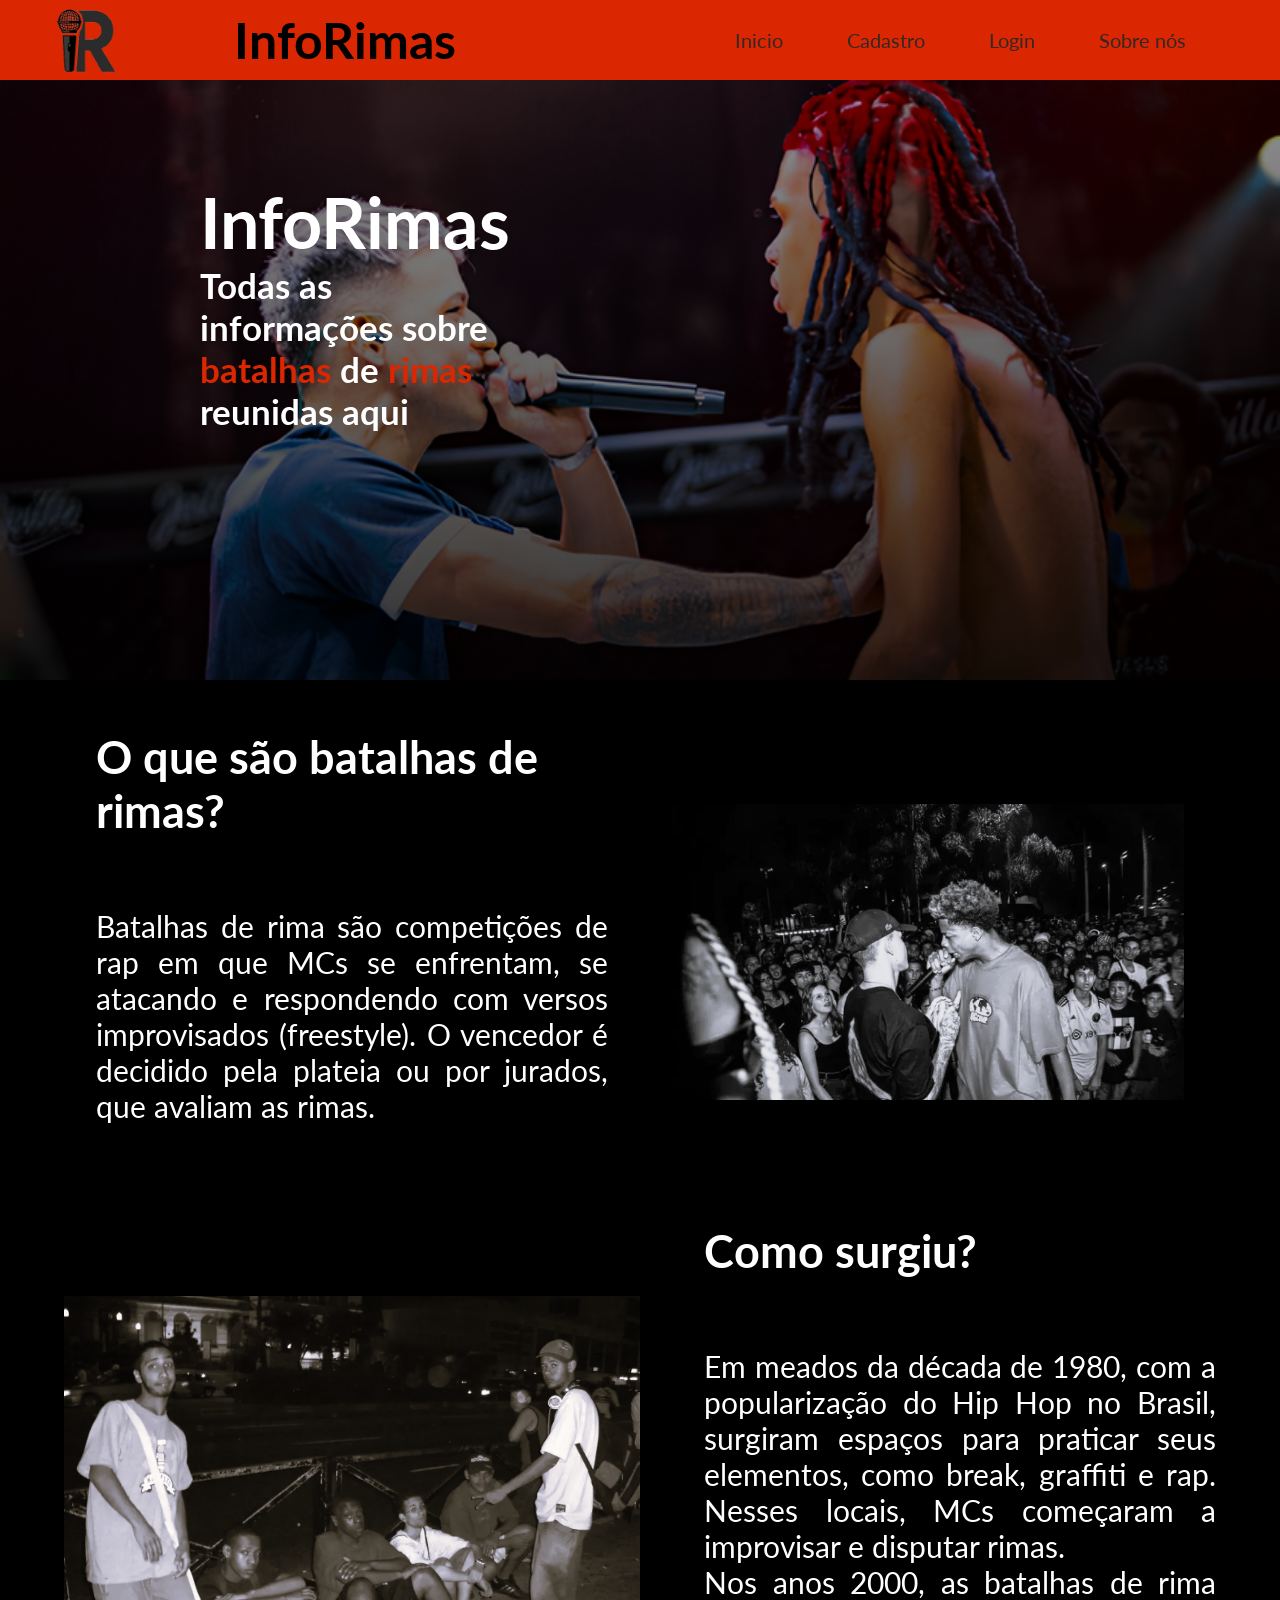
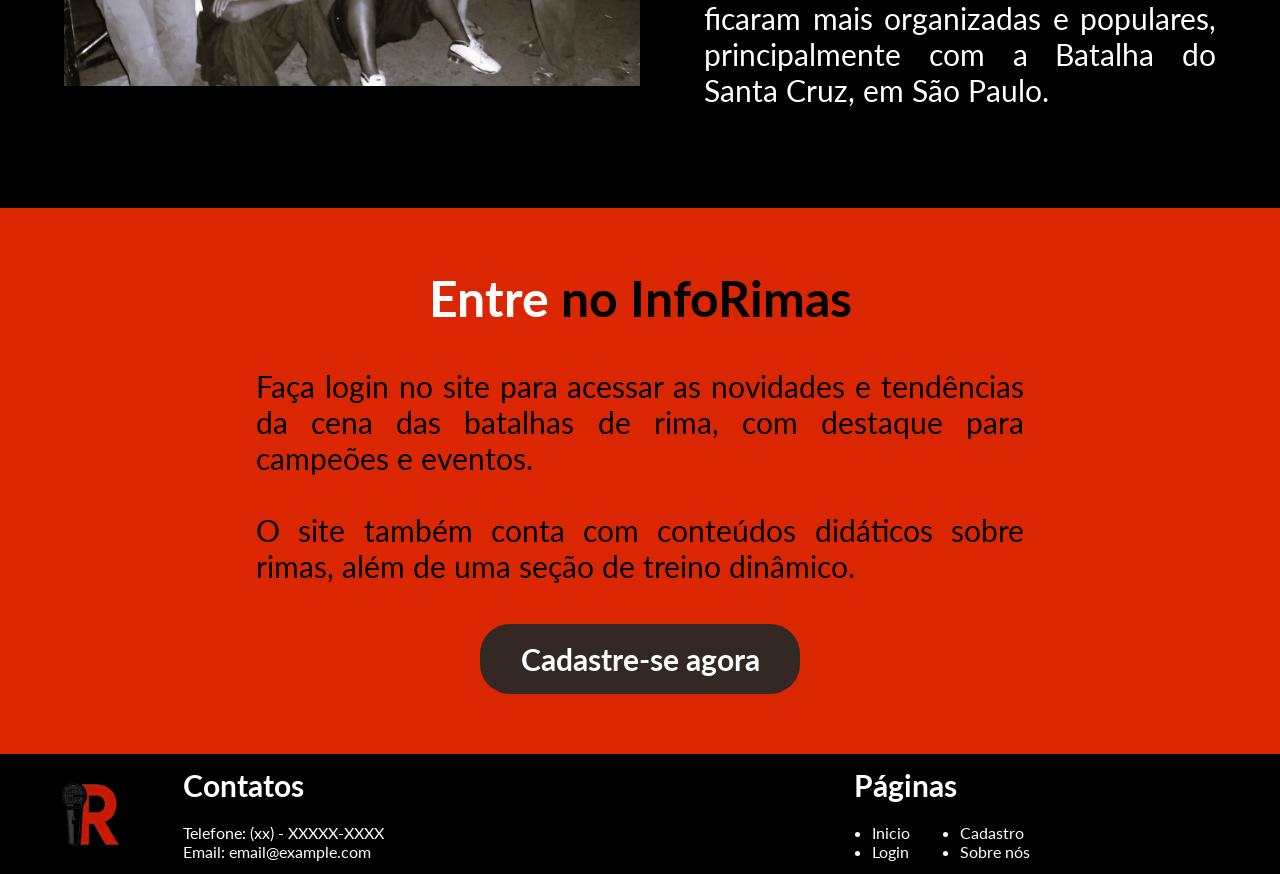
<file: index.html>
<!DOCTYPE html>
<html lang="en">
<head>
    <meta charset="UTF-8">
    <meta name="viewport" content="width=device-width, initial-scale=1.0">
    <title>InfoRimas</title>
    <link rel="stylesheet" href="assets/css/style.css">
    <link rel="shortcut icon" href="assets/icons/LogoInfoRimasVermelha.png" type="image/x-icon">
</head>
<body>
    <header class="HeaderInicio">
        <div class="header_esquerda">
            <img src="assets/icons/LogoInfoRimasPreta.png" alt="LogoPreta">
            <p>Info<span>Rimas</span></p>
        </div>
        <div class="header_direita">
            <a href="">Inicio</a>
            <a href="">Cadastro</a>
            <a href="">Login</a>
            <a href="">Sobre nós</a>
        </div>
    </header>
    <section class="banner">
        <div class="Conteudo_banner">
            <h1>InfoRimas</h1>
            <p>Todas as informações sobre <span>batalhas</span> de <span>rimas</span> reunidas aqui</p>
        </div>
    </section>
    <section class="Secao Invertido">
        <img src="assets/images/Oquee.png" alt="">
        <div class="ConteudoSecao">
            <h1>O que são batalhas de rimas?</h1>
            <p>Batalhas de rima são competições de rap em que MCs se enfrentam, se atacando e respondendo com versos improvisados (freestyle). O vencedor é decidido pela plateia ou por jurados, que avaliam as rimas.</p>
        </div>
    </section>
    <section class="Secao">
        <img id="ImagemComoSurgiu" src="assets/images/ComoSurgiu.png" alt="">
        <div class="ConteudoSecao">
            <h1>Como surgiu?</h1>
            <p>Em meados da década de 1980, com a popularização do Hip Hop no Brasil, surgiram espaços para praticar seus elementos, como break, graffiti e rap. Nesses locais, MCs começaram a improvisar e disputar rimas.<br>
                Nos anos 2000, as batalhas de rima ficaram mais organizadas e populares, principalmente com a Batalha do Santa Cruz, em São Paulo.</p>
        </div>
    </section>
    <section class="Objetivo">
        <h1> <span>Entre</span> no InfoRimas</h1>
        <p>Faça login no site para acessar as novidades e tendências da cena das batalhas de rima, com destaque para campeões e eventos.<br>
       <br> O site também conta com conteúdos didáticos sobre rimas, além de uma seção de treino dinâmico.</p>
        <a href="">Cadastre-se agora</a>
    </section>
    <footer class="FooterInicio">
        <img src="assets/icons/LogoInfoRimasVermelha.png" alt="LogoVermelha">
        <div class="FooterContatos">
            <h1>Contatos</h1>
            <p>Telefone: (xx) - XXXXX-XXXX</p>
            <p>Email: email@example.com</p>
        </div>
        <div class="FooterPaginas">
            <h1>Páginas</h1>
            <div class="FooterPaginasLinks">
                <ul>
                    <li><a href="">Inicio</a></li>
                    <li><a href="">Login</a></li>
                </ul>
                <ul>
                    <li><a href="">Cadastro</a></li>
                    <li><a href="">Sobre nós</a></li>
                </ul>
            </div>
        </div>
    </footer>
</body>
</html>
</file>
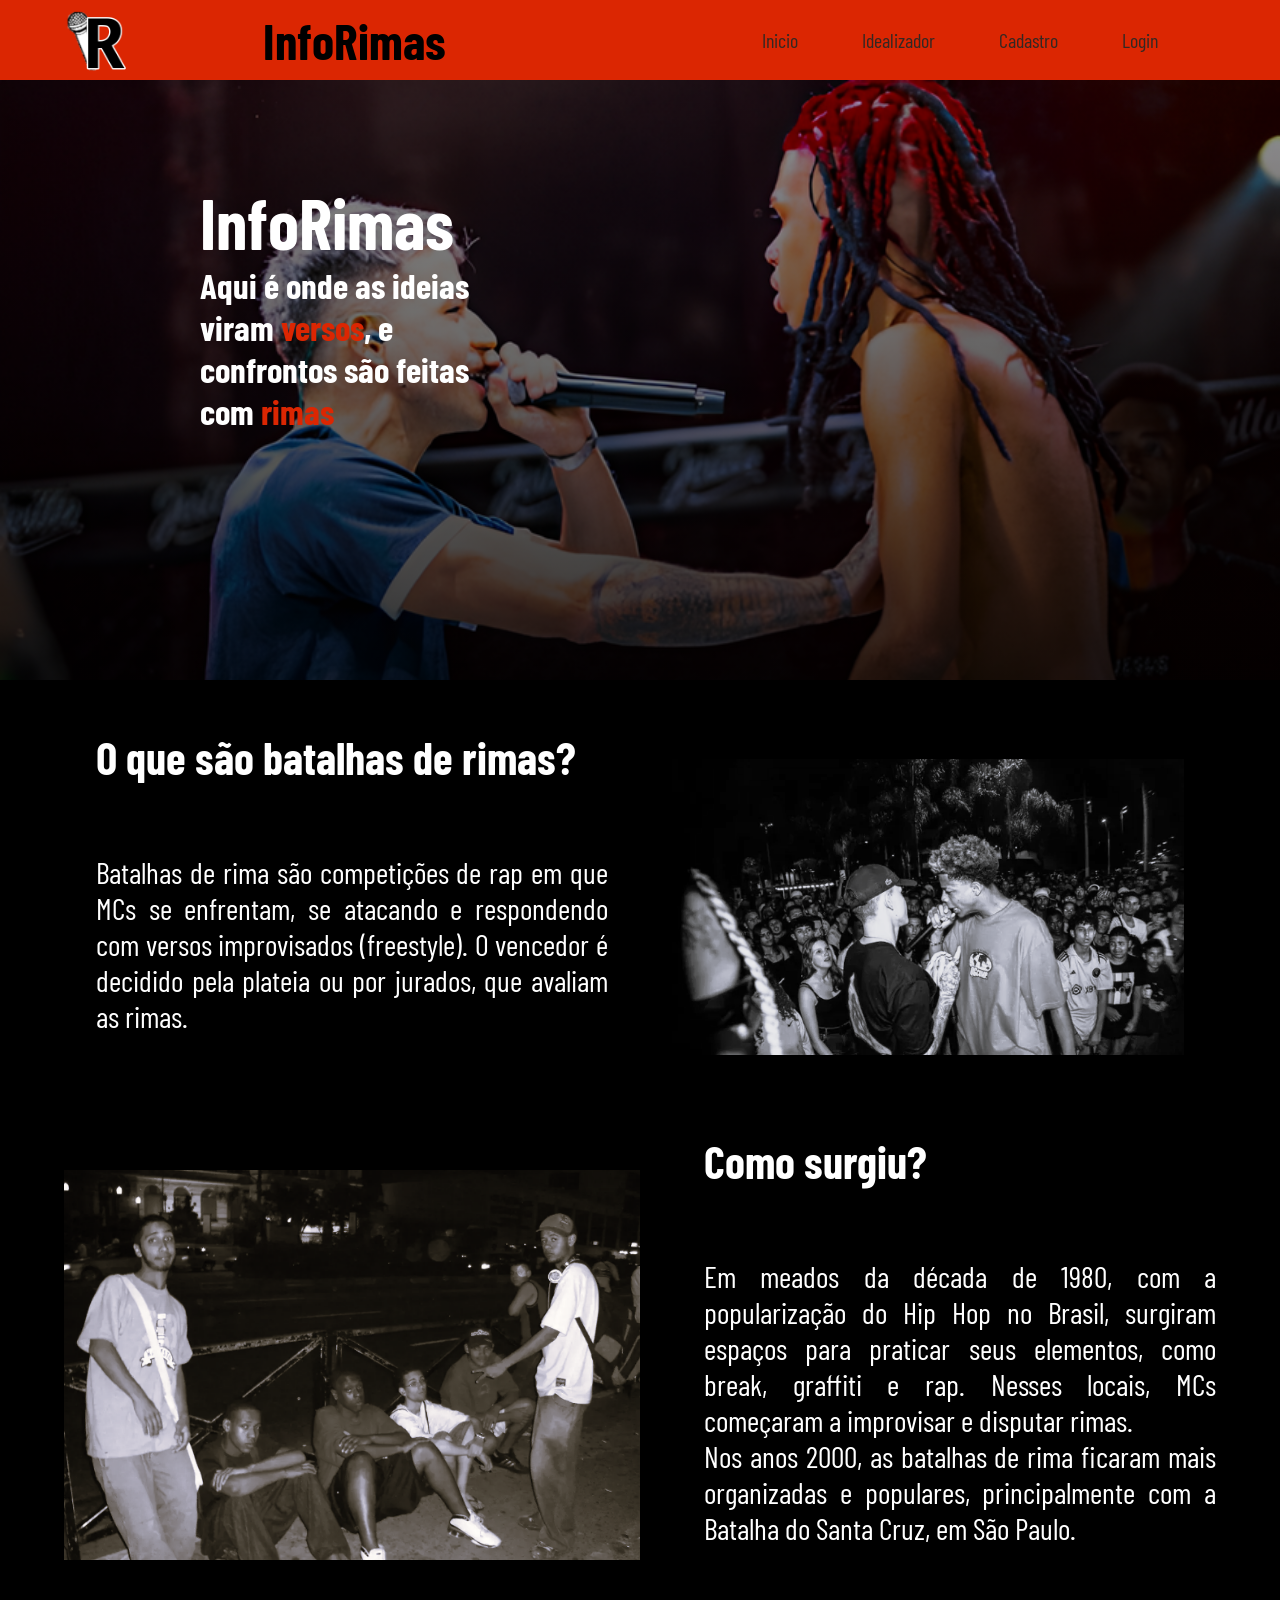
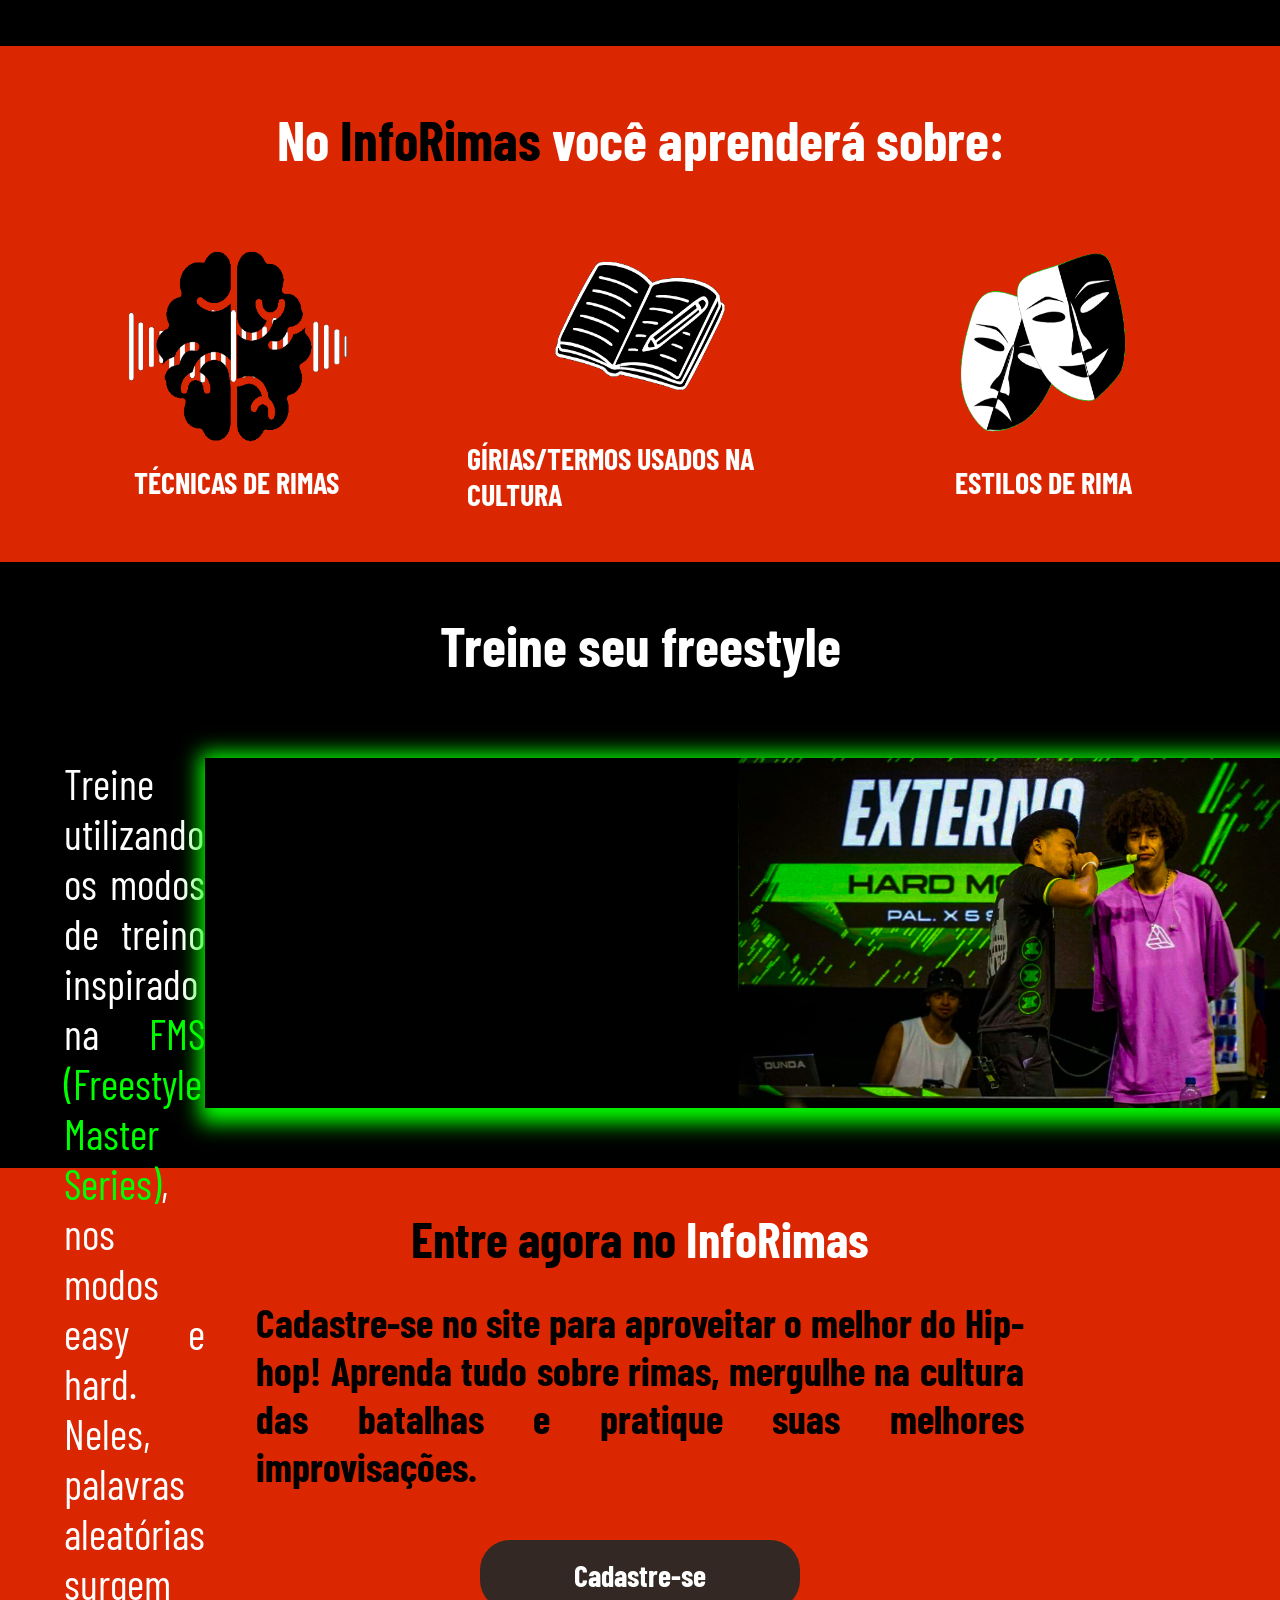
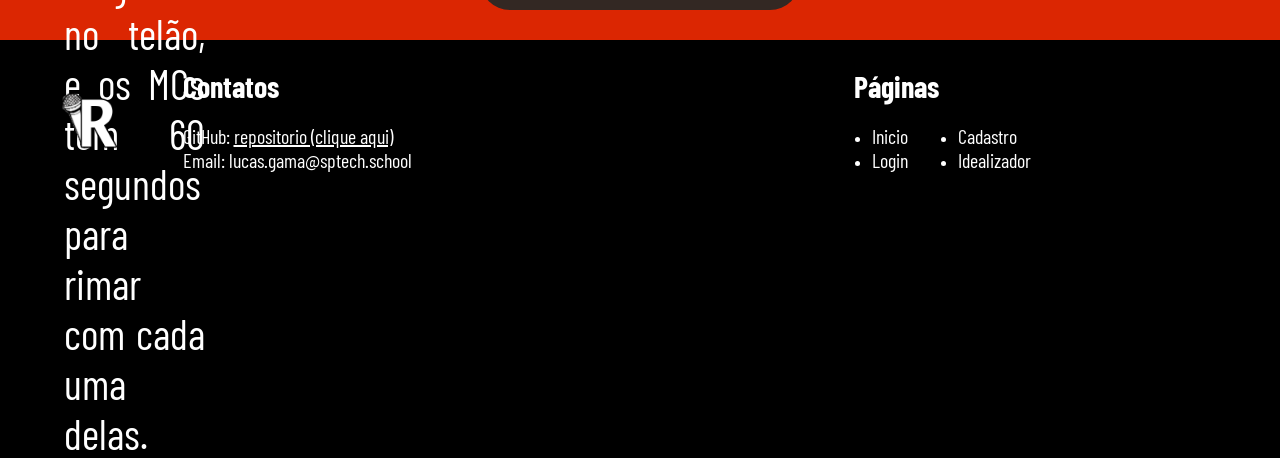
<file: public/index.html>
<!DOCTYPE html>
<html lang="en">
<head>
    <meta charset="UTF-8">
    <meta name="viewport" content="width=device-width, initial-scale=1.0">
    <title>InfoRimas</title>
    <link rel="stylesheet" href="css/style.css">
    <link rel="stylesheet" href="css/header.css">
    <link rel="stylesheet" href="css/footer.css">
    <link rel="shortcut icon" href="assets/icon/LogoPreto.png" type="image/x-icon">
</head>
<body>
    <header class="Header">
        <div class="header_esquerda">
            <img src="assets/icon/LogoPreto.png" alt="LogoPreta">
            <p>Info<span>Rimas</span></p>
        </div>
        <div class="header_direita">
            <a href="index.html">Inicio</a>
            <a href="pages/sobrenos.html">Idealizador</a>
            <a href="pages/cadastro.html">Cadastro</a>
            <a href="pages/login.html">Login</a>
        </div>
    </header>
    <section class="banner">
        <div class="Conteudo_banner">
            <h1>InfoRimas</h1>
            <p>Aqui é onde as ideias viram <span>versos</span>, e confrontos são feitas com <span>rimas</span></p>
        </div>
    </section>
    <section class="Secao Invertido">
        <img src="assets/imgs/Oquee.png" alt="">
        <div class="ConteudoSecao">
            <h1>O que são batalhas de rimas?</h1>
            <p>Batalhas de rima são competições de rap em que MCs se enfrentam, se atacando e respondendo com versos improvisados (freestyle). O vencedor é decidido pela plateia ou por jurados, que avaliam as rimas.</p>
        </div>
    </section>
    <section class="Secao">
        <img id="ImagemComoSurgiu" src="assets/imgs/ComoSurgiu.png" alt="">
        <div class="ConteudoSecao">
            <h1>Como surgiu?</h1>
            <p>Em meados da década de 1980, com a popularização do Hip Hop no Brasil, surgiram espaços para praticar seus elementos, como break, graffiti e rap. Nesses locais, MCs começaram a improvisar e disputar rimas.<br>
                Nos anos 2000, as batalhas de rima ficaram mais organizadas e populares, principalmente com a Batalha do Santa Cruz, em São Paulo.</p>
        </div>
    </section>
    <section class="Objetivo">
            <div class="subSecao_conteudoDoSite">
                <h2 class="subtitulos_subsecoes">No <span style="color: black;">InfoRimas</span> você aprenderá sobre:</h2>
                <div class="container_box_subSecao">
                    <div class="box_subSecaoConteudo">
                        <img src="assets/IconTécnicas.png" alt="">
                        <p>TÉCNICAS DE RIMAS</p>
                    </div>
                    <div class="box_subSecaoConteudo">
                        <img src="assets/IconGiriasTermos.png"" alt="">
                        <p>GÍRIAS/TERMOS USADOS NA CULTURA</p>
                    </div>
                    <div class="box_subSecaoConteudo">
                        <img src="assets/IconEstilosRimas.png"" alt="">
                        <p>ESTILOS DE RIMA</p>
                    </div>
                </div>
            </div>
            <div class="subSecao_treinoDoSite">
                <h2 class="subtitulos_subsecoes">Treine seu freestyle</h1>
                <div class="TextoImg">
                    <p>Treine utilizando os modos de treino inspirado na <span>FMS (Freestyle Master Series)</span>, nos modos easy e hard. Neles, palavras aleatórias surgem no telão, e os MCs têm 60 segundos para rimar com cada uma delas.</p>
                    <img src="assets/imgs/FotoFms.svg" alt="">
                </div>
            </div>
            <div class="CadastrarSecao">
                <h1>Entre agora no <span> InfoRimas</span></h1>
                <p>Cadastre-se no site para aproveitar o melhor do Hip-hop! Aprenda tudo sobre rimas, mergulhe na cultura das batalhas e pratique suas melhores improvisações.</p>
                <a href="pages/cadastro.html">Cadastre-se</a>
            </div>
    </section>
    <footer class="Footer">
        <img src="assets/icon/LogoBranca.png" alt="LogoVermelha">
        <div class="FooterContatos">
            <h1>Contatos</h1>
            <p>GitHub: <a href="https://github.com/Lucas-S-Gama/InfoRimas">repositorio (clique aqui)</a></p>
            <p>Email: lucas.gama@sptech.school</p>
        </div>
        <div class="FooterPaginas">
            <h1>Páginas</h1>
            <div class="FooterPaginasLinks">
                <ul>
                    <li><a href="index.html">Inicio</a></li>
                    <li><a href="pages/login.html">Login</a></li>
                </ul>
                <ul>
                    <li><a href="pages/cadastro.html">Cadastro</a></li>
                    <li><a href="pages/sobrenos.html">Idealizador</a></li>
                </ul>
            </div>
        </div>
    </footer>
</body>
</html>
</file>
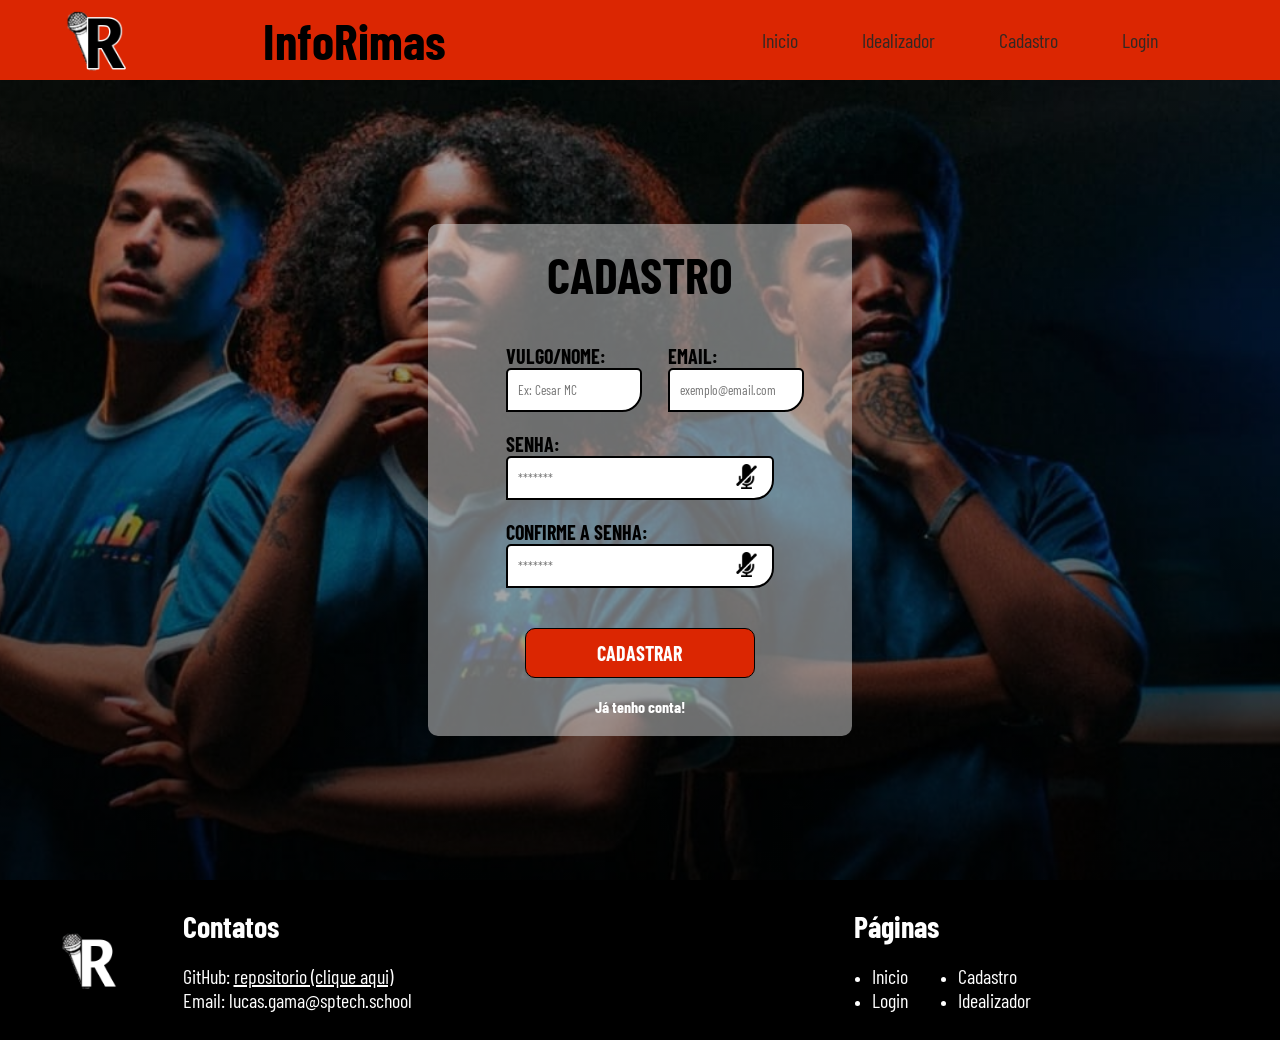
<file: public/pages/cadastro.html>
<!DOCTYPE html>
<html lang="en">
<head>
    <meta charset="UTF-8">
    <meta name="viewport" content="width=device-width, initial-scale=1.0">
    <title>InfoRimas | Cadastro</title>
    <link rel="shortcut icon" href="../assets/icon/LogoPreto.png" type="image/x-icon">
    <link rel="stylesheet" href="../css/header.css">
    <link rel="stylesheet" href="../css/LoginCadastro.css">
    <link rel="stylesheet" href="../css/cadastro.css">
    <link rel="stylesheet" href="../css/footer.css">

    <script src="../js/sessao.js"></script>
</head>
<body>
    <header class="Header">
        <div class="header_esquerda">
            <img src="../assets/icon/LogoPreto.png" alt="LogoPreta">
            <p>Info<span>Rimas</span></p>
        </div>
        <div class="header_direita">
            <a href="../index.html">Inicio</a>
            <a href="sobrenos.html">Idealizador</a>
            <a href="cadastro.html">Cadastro</a>
            <a href="login.html">Login</a>
        </div>
    </header>
        <div class="banner">
        <div class="box">
            <div id="div_aguardar" class="div_aguardar">
                <p>Redirecionando para o login...</p>
                <img src="../assets/preview.gif" id="loading-gif"/>
            </div>
            <h1>CADASTRO</h1>
            <div class="box-inputs">
                <div class="CamposNomeEmail">
                    <div class="campo">
                        <span>VULGO/NOME:</span>
                        <input id="ipt_nome" type="text" placeholder="Ex: Cesar MC">
                    </div>
                    <div class="campo">
                        <span>EMAIL:</span>
                        <input id="ipt_email" type="text" placeholder="exemplo@email.com">
                    </div>
                </div>
                <div class="campo">
                    <span>SENHA:</span>
                    <input id="ipt_senha" type="password" placeholder="*******">
                    <img id="MicSenha" onclick="MostrarSenha()" src="../assets/imgs/microfone-mudo.png" alt="microfone-mudo">
                </div>
                <div class="campo">
                    <span>CONFIRME A SENHA:</span>
                    <input id="ipt_confirmarSenha" type="password" placeholder="*******">
                    <img id="MicConfirmarSenha" onclick="MostrarConfirmarSenha()" src="../assets/imgs/microfone-mudo.png" alt="microfone-mudo">
                </div>
            </div>
            <button onclick="cadastrar()">CADASTRAR</button>
            <br>
            <div id="div_aguardar" style="width: 50px; display: none;">
                <img src="../assets/loader-barra.gif" id="loading-gif" style="width: 100%;"/>
            </div>
            <p id="Mensage_erro" style="color: red; font-size: 15px; margin-bottom: 10px; background-color: black; padding: 10px; display: none;"></p>
            <a href="login.html">Já tenho conta!</a>
        </div>
    </div>
    <footer class="Footer">
        <img src="../assets/icon/LogoBranca.png" alt="LogoVermelha">
        <div class="FooterContatos">
            <h1>Contatos</h1>
            <p>GitHub: <a href="https://github.com/Lucas-S-Gama/InfoRimas">repositorio (clique aqui)</a></p>
            <p>Email: lucas.gama@sptech.school</p>
        </div>
        <div class="FooterPaginas">
            <h1>Páginas</h1>
            <div class="FooterPaginasLinks">
                <ul>
                    <li><a href="../index.html">Inicio</a></li>
                    <li><a href="login.html">Login</a></li>
                </ul>
                <ul>
                    <li><a href="cadastro.html">Cadastro</a></li>
                    <li><a href="sobrenos.html">Idealizador</a></li>
                </ul>
            </div>
        </div>
    </footer>
</body>
<script src="../js/ExibirSenha.js"></script>
<script>
    async function cadastrar() {
        aguardar();

        let nomeLet = ipt_nome.value
        let emailLet = ipt_email.value
        let senhaLet = ipt_senha.value
        let confirmSenhaLet = ipt_confirmarSenha.value
        let emailValido = true;

        if(senhaLet !== confirmSenhaLet) {
            MensagemDeErro('As senhas não coincidem.');
            finalizarAguardar();
            return false;
        } else if (nomeLet == '' || emailLet == '' || senhaLet == '' || confirmSenhaLet == '') {
            MensagemDeErro('Preencha todos os campos');
            finalizarAguardar();
            return false;
        } else if (!emailLet.includes('@') || !emailLet.includes('.')) {
            MensagemDeErro('Digite um email válido');
            finalizarAguardar();
            return false;
        } else if (senhaLet.length < 7) {
            MensagemDeErro('A senha precisa de no mínimo 8 digitos');
            finalizarAguardar();
            return false;
        }

        await fetch("/usuarios/BuscarPorEmail", {
            method: "POST",
            headers: {
                "Content-Type": "application/json"
            },
            body: JSON.stringify({
                emailServer: emailLet
            })
        }).then(function (resposta) {
            if (resposta.ok) {
                resposta.json().then(json => {
                    if(json.TemUsuario == true) {
                        finalizarAguardar()
                        emailValido = false;
                        MensagemDeErro('Email já cadastrado');
                    } else if (json.TemUsuario == false) {
                        fetch("/usuarios/cadastrar", {
                            method: "POST",
                            headers: {
                                "Content-Type": "application/json",
                            },
                            body: JSON.stringify({
                                nomeServer: nomeLet,
                                emailServer: emailLet,
                                senhaServer: senhaLet,
                            }),
                        })
                        .then(function (resposta) {
                            console.log("resposta: ", resposta);

                            if (resposta.ok) {
                            setTimeout(() => {
                                window.location = "login.html";
                            }, "2000");

                            } else {
                            throw "Houve um erro ao tentar realizar o cadastro!";
                            }
                        })
                        .catch(function (resposta) {
                            console.log(`#ERRO: ${resposta}`);
                            finalizarAguardar();
                        });
                    }

                });

            } else {
                console.log("Houve um erro ao tentar realizar a pesquisa do email!");
            }
        }).catch(function (erro) {
            console.log(erro);
            return false
        })
    }
</script>
</html>
</file>
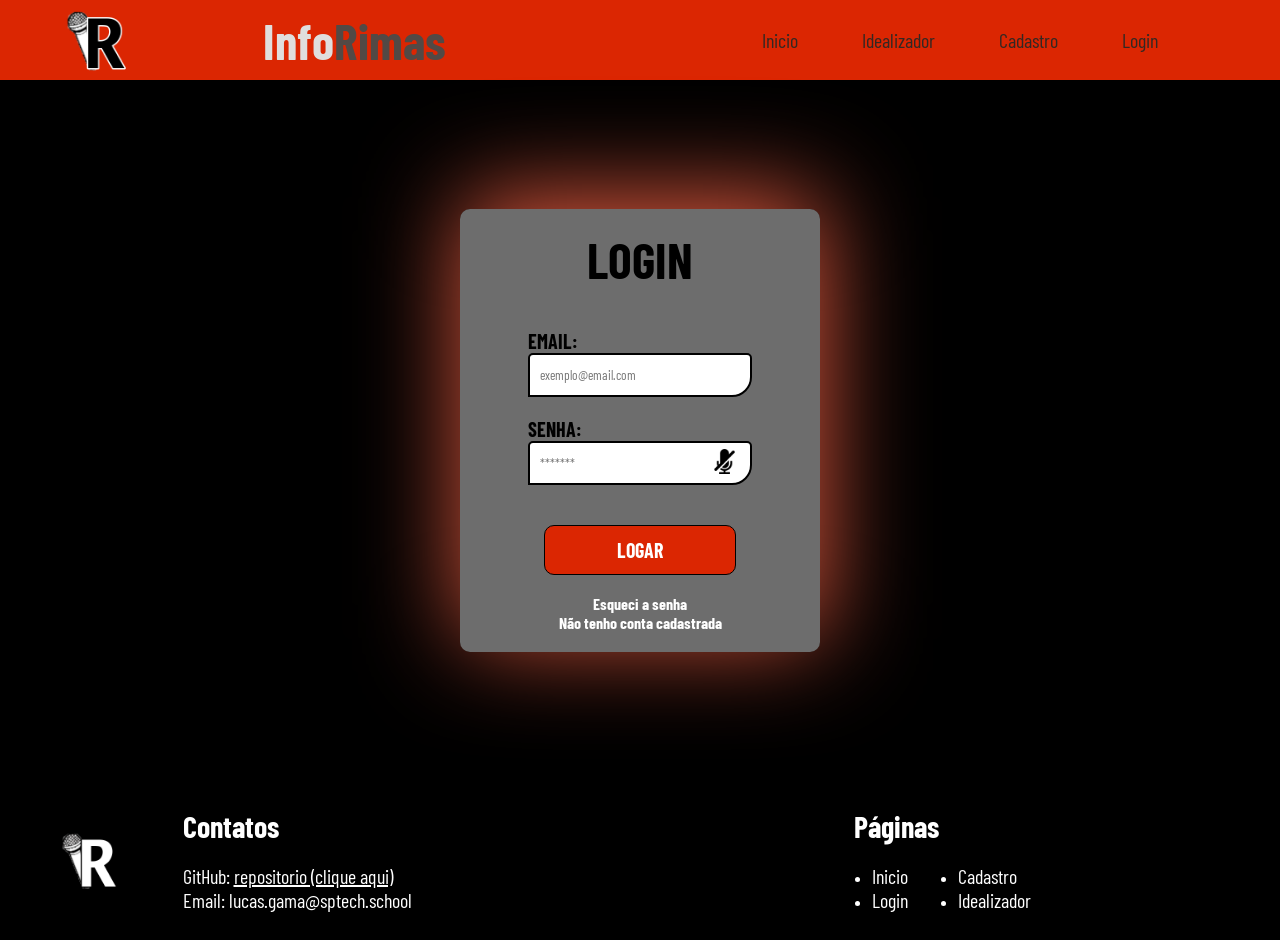
<file: public/pages/homeDicionario.html>
<!DOCTYPE html>
<html lang="en">
<head>
    <meta charset="UTF-8">
    <meta name="viewport" content="width=device-width, initial-scale=1.0">
    <title>InfoRimas | Dicionario</title>
    <link rel="shortcut icon" href="../assets/icon/LogoPreto.png" type="image/x-icon">
    <link rel="stylesheet" href="../css/header.css">
    <link rel="stylesheet" href="../css/navbar.css">
    <link rel="stylesheet" href="../css/homeDicionario.css">
    <link rel="stylesheet" href="../css/footer.css">

    <script src="../js/sessao.js"></script>
</head>
<body onload="CarregarTermos(), validarSessao()">
    <header class="Header">
        <div class="header_esquerda">
            <img src="../assets/icon/LogoPreto.png" alt="LogoPreta">
            <p>Info<span>Rimas</span></p>
        </div>
        <div class="header_direita">
            <a href="homeTecnicas.html">Home</a>
            <a href="Treino.html">Treino</a>
            <a href="rank.html">Estatística</a>
            <a onclick="limparSessao()">Sair</a>
        </div>
    </header>
    <nav class="barraNavegacao">
        <a class="BarraNaoSelecionada" href="./homeTecnicas.html">Técnicas</a>
        <a class="BarraSelecionada" href="./homeDicionario.html">Dicionario do Rap</a>
        <a class="BarraNaoSelecionada" href="./homeEstilos.html">Estilos de rima</a>
    </nav>
    <div id="div_aguardar" style="width: 250px; display: none; justify-self: center;">
        <img src="../assets/loader-bola.gif" id="loading-gif" style="width: 100%;"/>
    </div>
    <section class="secaoPalavras">
        <div class="TituloSecao">
            <p>Gírias/Termos mais utilizados nas batalhas</p>
            <p>Clique na palavra e veja seu significado</p>
        </div>
        <div class="LayoutSecao" id="LayoutBoxs">

        </div>
    </section>

    <footer class="Footer">
        <img src="../assets/icon/LogoBranca.png" alt="LogoVermelha">
        <div class="FooterContatos">
            <h1>Contatos</h1>
            <p>GitHub: <a href="https://github.com/Lucas-S-Gama/InfoRimas">repositorio (clique aqui)</a></p>
            <p>Email: lucas.gama@sptech.school</p>
        </div>
        <div class="FooterPaginas">
            <h1>Páginas</h1>
            <div class="FooterPaginasLinks">
                <ul>
                    <li><a href="homeTecnicas.html">Home</a></li>
                    <li><a onclick="limparSessao()">Login</a></li>
                </ul>
                <ul>
                    <li><a href="Treino.html">Treino</a></li>
                    <li><a href="Rank.html">Estatística</a></li>
                </ul>
            </div>
        </div>
    </footer>
</body>
    <script>

        async function CarregarTermos() {
            aguardar();
                        
            await fetch('/termos/CaptarTermos').then(function (resposta) {
                if(resposta.ok) {
                    resposta.json().then(function (resposta) {

                        for (let i = 0; i < resposta.length; i++) {
                            LayoutBoxs.innerHTML += `
                            <div class="Box">
                                <div class="BoxFrente">
                                    <p>${resposta[i].nome}</p>
                                </div>
                                <div class="BoxAtras">
                                    <p>${resposta[i].descricao}</p>
                                </div>
                            </div>
                            `
                        }

                    })
                }
            })
            finalizarAguardar();
        }
    </script>
</html>
</file>
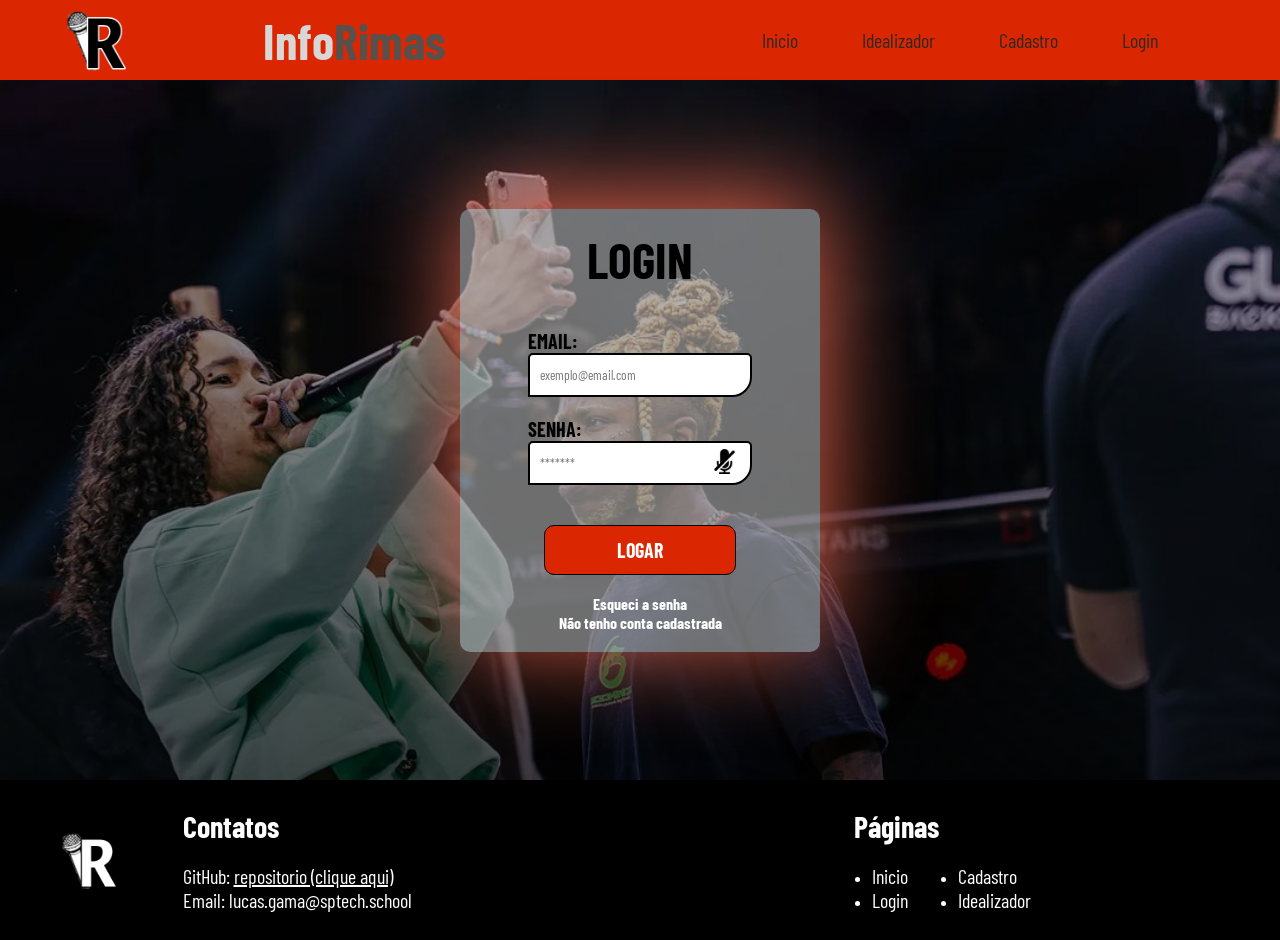
<file: public/pages/homeTecnicas.html>
<!DOCTYPE html>
<html lang="en">
<head>
    <meta charset="UTF-8">
    <meta name="viewport" content="width=device-width, initial-scale=1.0">
    <title>InfoRimas | Tecnicas</title>
    <link rel="shortcut icon" href="../assets/icon/LogoPreto.png" type="image/x-icon">
    <link rel="stylesheet" href="../css/header.css">
    <link rel="stylesheet" href="../css/navbar.css">
    <link rel="stylesheet" href="../css/homeTecnica.css">
    <link rel="stylesheet" href="../css/footer.css">

    <script src="../js/sessao.js"></script>
</head>
<body onload="validarSessao()">
    <header class="Header">
        <div class="header_esquerda">
            <img src="../assets/icon/LogoPreto.png" alt="LogoPreta">
            <p>Info<span>Rimas</span></p>
        </div>
        <div class="header_direita">
            <a href="homeTecnicas.html">Home</a>
            <a href="Treino.html">Treino</a>
            <a href="rank.html">Estatística</a>
            <a onclick="limparSessao()">Sair</a>
        </div>
    </header>
    <nav class="barraNavegacao">
        <a class="BarraSelecionada" href="./homeTecnicas.html">Técnicas</a>
        <a class="BarraNaoSelecionada" href="./homeDicionario.html">Dicionario do Rap</a>
        <a class="BarraNaoSelecionada" href="./homeEstilos.html">Estilos de rima</a>
    </nav>
    <section class="conteudoDaPágina">
        <div class="BoxConteudo">
            <div class="BoxTitulo">
                <p>RIMA INTERCALADA</p>
            </div>
            <div class="BoxDescricao">
                <p>É a construção onde a rima do meio (B) fica cercada pela rima de fora (A). Muito usada para surpreender a plateia, pois você quebra a expectativa lógica do ouvinte, voltando ao som inicial apenas no final da estrofe para fechar o argumento com chave de ouro.</p>
            </div>
        </div>

        <div class="BoxConteudo BoxInvertido">
            <div class="BoxTitulo BoxTituloInvertido">
                <p>RIMA ALTERNADA</p>
            </div>
            <div class="BoxDescricao BoxDescricaoInvertido">
                <p>É a construção clássica das batalhas, onde a rima se alterna entre os versos. Serve para manter a cadência e preparar o terreno: você solta uma ideia no primeiro verso e só entrega o impacto (o punchline) no terceiro, criando uma expectativa constante.</p>
            </div>
        </div>

        <div class="BoxConteudo">
            <div class="BoxTitulo">
                <p>RIMA CONTÍNUA</p>
            </div>
            <div class="BoxDescricao ">
                <p>É a construção de persistência, onde todos os versos mantêm o mesmo final. É usada para demonstrar domínio técnico e vocabulário, "massacrando" o ouvido do adversário com a mesma terminação para mostrar que você tem repertório infinito sobre aquele assunto.</p>
            </div>
        </div>

        <div class="BoxConteudo BoxInvertido">
            <div class="BoxTitulo BoxTituloInvertido">
                <p>RIMA EMPARELHADA</p>
            </div>
            <div class="BoxDescricao BoxConteudoInvertido BoxDescricaoInvertido">
                <p>É a construção mais direta, onde você rima o primeiro verso com o segundo e o terceiro com o quarto. Muito usada para ditar um ritmo acelerado e atacar com rapidez, sem dar tempo para o oponente respirar entre os golpes.</p>
            </div>
        </div>
    </section>
    <footer class="Footer">
        <img src="../assets/icon/LogoBranca.png" alt="LogoVermelha">
    <div class="FooterContatos">
        <h1>Contatos</h1>
        <p>GitHub: <a href="https://github.com/Lucas-S-Gama/InfoRimas">repositorio (clique aqui)</a></p>
        <p>Email: lucas.gama@sptech.school</p>
    </div>
    <div class="FooterPaginas">
        <h1>Páginas</h1>
        <div class="FooterPaginasLinks">
            <ul>
                <li><a href="homeTecnicas.html">Home</a></li>
                <li><a onclick="limparSessao()">Login</a></li>
            </ul>
            <ul>
                <li><a href="Treino.html">Treino</a></li>
                <li><a href="Rank.html">Estatística</a></li>
            </ul>
        </div>
    </div>
  </footer>
</body>
</html>
</file>
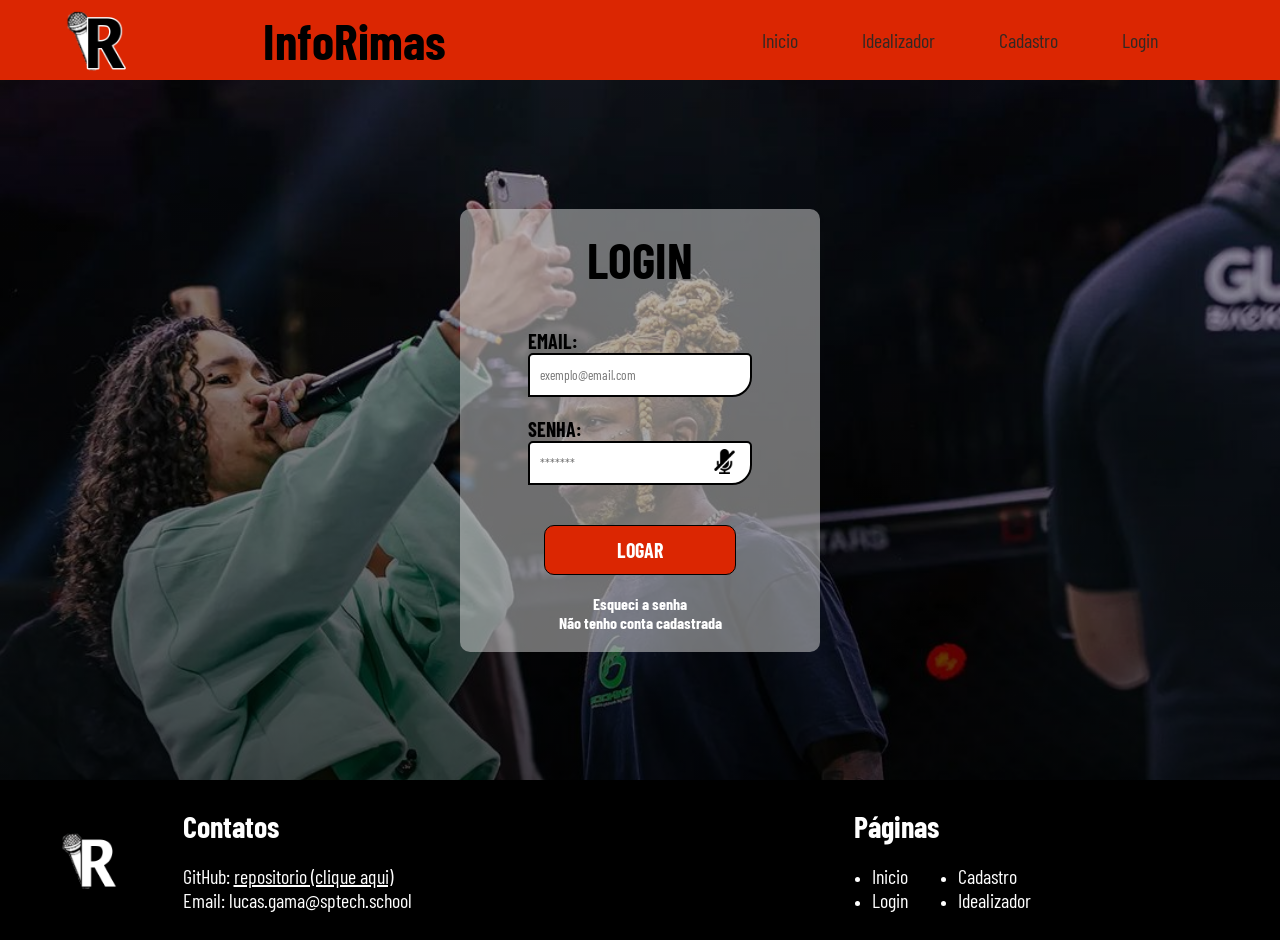
<file: public/pages/login.html>
<!DOCTYPE html>
<html lang="en">
<head>
    <meta charset="UTF-8">
    <meta name="viewport" content="width=device-width, initial-scale=1.0">
    <title>InfoRimas | Login</title>
    <link rel="shortcut icon" href="../assets/icon/LogoPreto.png" type="image/x-icon">
    <link rel="stylesheet" href="../css/header.css">
    <link rel="stylesheet" href="../css/LoginCadastro.css">
    <link rel="stylesheet" href="../css/footer.css">

    <script src="../js/sessao.js"></script>
</head>
<body>
    <header class="Header">
        <div class="header_esquerda">
            <img src="../assets/icon/LogoPreto.png" alt="LogoPreta">
            <p>Info<span>Rimas</span></p>
        </div>
        <div class="header_direita">
            <a href="../index.html">Inicio</a>
            <a href="sobrenos.html">Idealizador</a>
            <a href="cadastro.html">Cadastro</a>
            <a href="login.html">Login</a>
        </div>
    </header>
    <div class="banner">
        <div class="box">
            <div id="div_aguardar" class="div_aguardar">
                <p>Logando...</p>
                <img src="../assets/preview.gif" id="loading-gif"/>
            </div>
            <h1>LOGIN</h1>
            <div class="box-inputs">
                <div class="campo">
                    <span>EMAIL:</span>
                    <input id="ipt_email" type="text" placeholder="exemplo@email.com">
                </div>
                <div class="campo">
                    <span>SENHA:</span>
                    <input id="ipt_senha" type="password" placeholder="*******">
                    <img id="MicSenha" onclick="MostrarSenha()" src="../assets/imgs/microfone-mudo.png" alt="microfone-mudo">
                </div>
            </div>
            <button id="botao_logar" onclick="logar()">LOGAR</button>
            <br>
            <p id="Mensage_erro" style="color: red; font-size: 15px; margin-bottom: 10px; background-color: black; padding: 10px; display: none;"></p>
            <a href="#">Esqueci a senha</a>
            <a href="cadastro.html">Não tenho conta cadastrada</a>
        </div>
    </div>
    <footer class="Footer">
        <img src="../assets/icon/LogoBranca.png" alt="LogoVermelha">
        <div class="FooterContatos">
            <h1>Contatos</h1>
            <p>GitHub: <a href="https://github.com/Lucas-S-Gama/InfoRimas">repositorio (clique aqui)</a></p>
            <p>Email: lucas.gama@sptech.school</p>
        </div>
        <div class="FooterPaginas">
            <h1>Páginas</h1>
            <div class="FooterPaginasLinks">
                <ul>
                    <li><a href="../index.html">Inicio</a></li>
                    <li><a href="login.html">Login</a></li>
                </ul>
                <ul>
                    <li><a href="cadastro.html">Cadastro</a></li>
                    <li><a href="sobrenos.html">Idealizador</a></li>
                </ul>
            </div>
        </div>
    </footer>
</body>
    <script src="../js/ExibirSenha.js"></script>
    <script>
        let cont = 0
        function logar() {
            aguardar();
            if(cont == 3) {
                MensagemDeErro('Limite de tentativas excedidas')
                botao_logar.disabled = true;
                finalizarAguardar();
                return false;
            }


            let emailLet = ipt_email.value
            let senhaLet = ipt_senha.value

            if (emailLet == '' || senhaLet == '') {
                MensagemDeErro('Preencha Todos os campos!')
                finalizarAguardar();
                return false;
            } else if (!emailLet.includes('@') || !emailLet.includes('.')) {
                MensagemDeErro('Preencha o email corretamente!');
                finalizarAguardar();
                return false;
            }


            fetch("/usuarios/autenticar", {
            method: "POST",
            headers: {
                "Content-Type": "application/json"
            },
            body: JSON.stringify({
                emailServer: emailLet,
                senhaServer: senhaLet
            })
            }).then(function (resposta) {
                if (resposta.ok) {
                    console.log(resposta);

                    resposta.json().then(json => {
                        console.log(json);
                        console.log(JSON.stringify(json));
                        sessionStorage.EMAIL_USUARIO = json.email;
                        sessionStorage.NOME_USUARIO = json.nome;
                        sessionStorage.ID_USUARIO = json.idUsuario;
                                                
                        setTimeout(function () {
                            window.location = "homeTecnicas.html";
                        }, 1000);

                    });

                } else {
                    console.log("Houve um erro ao tentar realizar o login!");

                    resposta.text().then(texto => {
                        console.error(texto);
                        MensagemDeErro('E-mail ou senha incorretos.');
                        finalizarAguardar();
                        return false;
                    });
                }

            }).catch(function (erro) {
                console.log(erro);
                MensagemDeErro('E-mail ou senha incorretos.');
                return false
            })
            cont += 1
            return false;
        }
    </script>
</html>
</file>
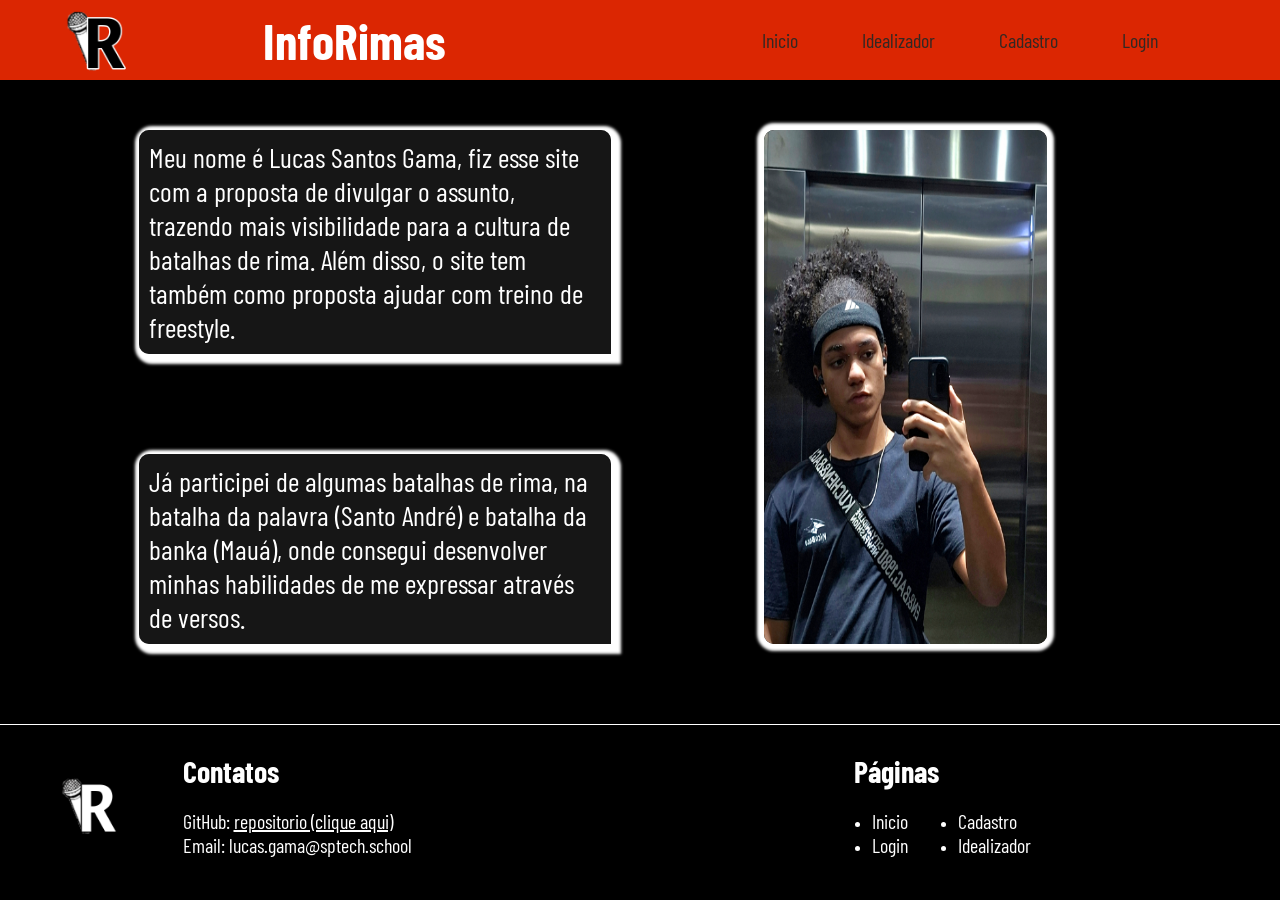
<file: public/pages/sobrenos.html>
<!DOCTYPE html>
<html lang="en">
<head>
    <meta charset="UTF-8">
    <meta name="viewport" content="width=device-width, initial-scale=1.0">
    <title>InfoRimas | Idealizador</title>
    <link rel="shortcut icon" href="../assets/icon/LogoPreto.png" type="image/x-icon">
    <link rel="stylesheet" href="../css/header.css">
    <link rel="stylesheet" href="../css/sobrenos.css">
    <link rel="stylesheet" href="../css/footer.css">
</head>
<body>
    <header class="Header">
        <div class="header_esquerda">
            <img src="../assets/icon/LogoPreto.png" alt="LogoPreta">
            <p>Info<span>Rimas</span></p>
        </div>
        <div class="header_direita">
            <a href="../index.html">Inicio</a>
            <a href="sobrenos.html">Idealizador</a>
            <a href="cadastro.html">Cadastro</a>
            <a href="login.html">Login</a>
        </div>
    </header>
    <section class="SecaoSobreNos">
        <div class="SecaoEsquerda">
            <div class="box">
                <p>Meu nome é Lucas Santos Gama, fiz esse site com a proposta de divulgar o assunto, trazendo mais visibilidade para a cultura de batalhas de rima.  Além disso,  o site tem também como  proposta ajudar com treino de freestyle.</p>
            </div>
            <div class="box">
                <p>Já participei de algumas batalhas de rima, na batalha da palavra (Santo André) e batalha da banka (Mauá), onde consegui desenvolver minhas habilidades de me expressar através de versos.</p>
            </div>
        </div>
        <div class="SecaoDireita">
            <img src="../assets/imgs/FotoIdealizador.jpg" alt="">
        </div>
    </section>
    <footer class="Footer">
        <img src="../assets/icon/LogoBranca.png" alt="LogoVermelha">
        <div class="FooterContatos">
            <h1>Contatos</h1>
            <p>GitHub: <a href="https://github.com/Lucas-S-Gama/InfoRimas">repositorio (clique aqui)</a></p>
            <p>Email: lucas.gama@sptech.school</p>
        </div>
        <div class="FooterPaginas">
            <h1>Páginas</h1>
            <div class="FooterPaginasLinks">
                <ul>
                    <li><a href="../index.html">Inicio</a></li>
                    <li><a href="login.html">Login</a></li>
                </ul>
                <ul>
                    <li><a href="cadastro.html">Cadastro</a></li>
                    <li><a href="sobrenos.html">Idealizador</a></li>
                </ul>
            </div>
        </div>
    </footer>
</body>
</html>
</file>
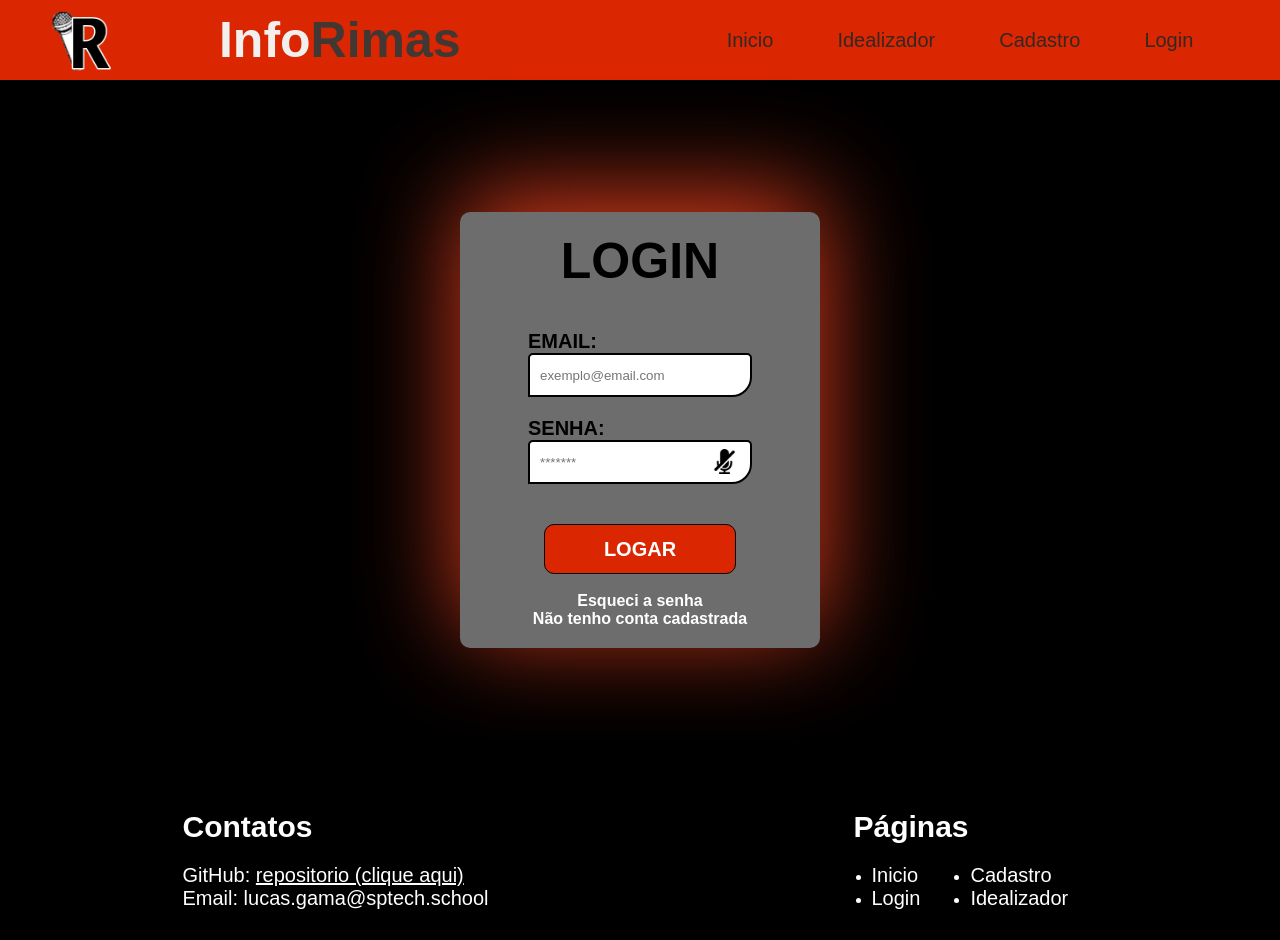
<file: public/pages/Treino.html>
<!DOCTYPE html>
<html lang="en">
<head>
    <meta charset="UTF-8">
    <meta name="viewport" content="width=device-width, initial-scale=1.0">
    <title>InfoRimas | Treino</title>
    <link rel="shortcut icon" href="../assets/icon/LogoPreto.png" type="image/x-icon">
    <link rel="stylesheet" href="../css/header.css">
    <link rel="stylesheet" href="../css/Treino.css">
    <link rel="stylesheet" href="../css/footer.css">
  
    <script src="../js/sessao.js"></script>
</head>
<body onload="validarSessao(), PegarInformacoes()">
    <header class="Header">
        <div class="header_esquerda">
            <img src="../assets/icon/LogoPreto.png" alt="LogoPreta">
            <p>Info<span>Rimas</span></p>
        </div>
        <div class="header_direita">
            <a href="homeTecnicas.html">Home</a>
            <a href="Treino.html">Treino</a>
            <a href="rank.html">Estatística</a>
            <a onclick="limparSessao()">Sair</a>
        </div>
    </header>

    <section class="secao secao_instrucao">
      <h1>Instruções para o treino:</h1>
      <div class="instrucoes_lista">
        <ul>
          <li>
            Selecione as configurações de treino.
          </li>
          <li>
            Clique em ”Começar treino!” para iniciar.
          </li>
          <li>
            O treino começa após a contagem de 5 segundos.
          </li>
        </ul>
        <ul>
          <li>
            Rime com as palavras que irão aparecer no meio da tela.
          </li>
          <li>
            O treino será registrado quando acabar.
          </li>
          <li>
            Conclua o treino atual para poder iniciar outro.
          </li>
        </ul>
      </div>
    </section>

    <section class="secao selecionar_box">
      <h1 class="TituloConfiguracoes">CONFIGURAÇÕES</h1>
      <div class="layout_configuracoes">
        <div>
          <h1 class="selects_titulo">⬇SELECIONAR MODO⬇</h1>
          <select id="slt_ModoDeTreino">
          </select>
          <p>Quanto maior a dificuldade, mais palavras aparecem</p>
        </div>
        <div>
          <h1 class="selects_titulo">⬇SELECIONAR TEMPO⬇</h1>
          <select id="slt_TempoDeTreino">
          </select>
          <p>Tempo total do treino</p>
        </div>
        <div>
          <h1 class="selects_titulo">⬇SELECIONAR BEAT⬇</h1>
          <select id="slt_BeatDeTreino">
          </select>
          <p>Instrumental de músicas</p>
        </div>
      </div>
    </section>
    <section class="secao_button">
      <button id="id_buttonComecar" onclick="ComecarTreino()">Começar treino!</button>
    </section>
    <div id="div_aguardar" style="width: 250px; display: none; justify-self: center;">
        <img src="../assets/loader-bola.gif" id="loading-gif" style="width: 100%;"/>
    </div>
    <section class="secao_treinoDinamico" id="id_secao_treinoDinamico">
      <div class="MensagemRegistro" id="MensagemRegistro">
        <div class="ConteudoMensagemErro">
          <h1>Finalizado!</h1>
          <p>Seu treino foi registrado com sucesso!</p>
          <button onclick="FecharMensagemDeErro()">Fechar</button>
        </div>
      </div>
      <div class="MensagemRegistro" id="MensagemContagemRegressiva">
        <div class="ConteudoMensagemErro">
          <h1>COMEÇANDO!</h1>
          <p id="ContadorParaComecar"></p>
        </div>
      </div>
      <div class="esquerda_treinoDinamico">
        <div class="descricao_treino">
          <p id="id_DescricaoDoModo"></p>
        </div>
        <div class="Exibicao_TempoMusica">
          <div class="CirculoBrancoTempo">
            <div class="conteudo_CirculoBrancoTempo">
              <p id="id_TempoTotal"></p>
              <p>segundos</p>
            </div>
          </div>
          <div class="exibicao_musica">
              <audio id="id_mp3" style="border: 2px solid black;  border-radius: 30px; width: 300px;" src="" controls></audio>
          </div>
        </div>
        <div class="PalavraModo">
          <div class="BarraConteudo BarraPalavra">
            <p id="PalavraAleatoriaGerada"></p>
          </div>
          <div class="BarraConteudo BarraModo">
            <p id="id_ModoSelecionado"></p>
          </div>
        </div>
      </div>
      <div class="direita_treinoDinamico">
        <p>Palavras que passaram:</p>
        <p id="BoxPalavrasPassadas">
        </p>
      </div>
    </section>
    <hr>
    <footer class="Footer">
        <img src="../assets/icon/LogoBranca.png" alt="LogoVermelha">
    <div class="FooterContatos">
        <h1>Contatos</h1>
          <p>GitHub: <a href="https://github.com/Lucas-S-Gama/InfoRimas">repositorio (clique aqui)</a></p>
          <p>Email: lucas.gama@sptech.school</p>
    </div>
    <div class="FooterPaginas">
        <h1>Páginas</h1>
        <div class="FooterPaginasLinks">
            <ul>
                <li><a href="homeTecnicas.html">Home</a></li>
                <li><a onclick="limparSessao()">Login</a></li>
            </ul>
            <ul>
                <li><a href="Treino.html">Treino</a></li>
                <li><a href="Rank.html">Estatística</a></li>
            </ul>
        </div>
    </div>
  </footer>
</body>
  <script src="../js/Palavras_armezadas.js"></script>
  <script>
    let MusicasDB = [];
    let ModoTreinoDB = [];
    let TemposDB = [];

    async function PegarInformacoes() {

      await fetch(`/treino/PegarMusicas`, { cache: 'no-store'}).then(function (resposta) {
        if(resposta.ok) {
          resposta.json().then(function (resposta) {
            for (let i = 0; i < resposta.length; i++) {
              slt_BeatDeTreino.innerHTML += `
                <option value="${resposta[i].idBeatTreino}">${resposta[i].nome}</option>
              `
              MusicasDB.push(resposta[i])
            }
          })
        } else {
          return console.log('API error');
        }
      });

      await fetch(`/treino/PegarModoTreino`, {cache: 'no-store'}).then(function (resposta) {
        if(resposta.ok) {
          resposta.json().then(function (resposta) {
            for (let i = 0; i < resposta.length; i++) {
              slt_ModoDeTreino.innerHTML += `
                <option value="${resposta[i].idModoTreino}">${resposta[i].nome}</option>
              `
              ModoTreinoDB.push(resposta[i]);
            }
          });
        } else {
          return console.log('API error');
        }
      });

      await fetch(`/treino/PegarTempos`, {cache: 'no-store'}).then(function (resposta) {
        if(resposta.ok) {
          resposta.json().then(function (resposta) {
            for (let i = 0; i < resposta.length; i++) {
              slt_TempoDeTreino.innerHTML += `
                <option value="${resposta[i].idTempoTreino}">${resposta[i].tempo_segundos}s</option>
              `
              TemposDB.push(resposta[i]);
            } 
          })
        } else {
            return console.log('API error')
        }
      })

    }

    async function ComecarTreino() {
      BoxPalavrasPassadas.innerHTML = '';
      id_buttonComecar.disabled = true;
      aguardar();
      
      let ModoValue= slt_ModoDeTreino.value;
      let BeatValue = slt_BeatDeTreino.value;
      let TempoDeTreinoValue = slt_TempoDeTreino.value;
      let TempoTotal = 0;
      let TempoDeTreino = 0;
      let ContRegressiva = 5;
      let TempoParaTrocaDePalavra = 0;
      let treinoDinamico = document.getElementById('id_secao_treinoDinamico');
      let PalavrasPassadas = [];

      let credenciaisRegistros = [{
        "idUsuario": sessionStorage.ID_USUARIO,
        "idModoTreino": '',
        "idTempoTreino": '',
        "idBeatTreino": ''
      }]

      for (let i = 0; i < MusicasDB.length; i++) {
          if(MusicasDB[i].idBeatTreino == BeatValue) {
            credenciaisRegistros[0].idBeatTreino = MusicasDB[i].idBeatTreino;
            id_mp3.src = `../assets/beats/${MusicasDB[i].beaturl}.mp3`;
            break;
          }
      }

      for (let i = 0; i < ModoTreinoDB.length; i++) {
          if(ModoTreinoDB[i].idModoTreino == ModoValue) {
            id_DescricaoDoModo.innerHTML = `${ModoTreinoDB[i].descricao}`;
            id_ModoSelecionado.innerHTML = `${ModoTreinoDB[i].nome}`;
            TempoParaTrocaDePalavra = ModoTreinoDB[i].tempoPorPalavra;
            credenciaisRegistros[0].idModoTreino = ModoTreinoDB[i].idModoTreino;
            break;
          }
      }

      for (let i = 0; i < TemposDB.length; i++) {
          if(TemposDB[i].idTempoTreino == TempoDeTreinoValue) {
            TempoTotal = TemposDB[i].tempo_segundos;
            TempoDeTreino = TemposDB[i].tempo_segundos;
            id_TempoTotal.innerHTML = `${TempoTotal}`;
            credenciaisRegistros[0].idTempoTreino = TemposDB[i].idTempoTreino;
            break;
          }
      }
      finalizarAguardar();

      id_mp3.play();
      id_mp3.volume = 0.05;
      treinoDinamico.style.display = 'flex';
      MensagemContagemRegressiva.style.display = 'flex';
      ContadorParaComecar.innerHTML = `5`;

      treinoDinamico.scrollIntoView({
        behavior: 'smooth',
        block: 'end'
      })

      function PlotarContagemRegressiva (cont) {
        if (cont <= 3) {
          ContadorParaComecar.innerHTML = `<span style="color: red">${cont}</span>`;
        } else {
          ContadorParaComecar.innerHTML = `${cont}`;
        }
      }

      const timer = setInterval(() => {
        if (ContRegressiva > 0) {
          PlotarContagemRegressiva(ContRegressiva)
          ContRegressiva--;
          id_mp3.volume  += 0.14;
          return;
        } else if (ContRegressiva == 0) {
          let NumAleatoria = Math.floor(Math.random() * (palavrasParaRimar.length));
          let PalavraGerada = palavrasParaRimar[NumAleatoria]
          PalavraAleatoriaGerada.innerHTML = PalavraGerada;
          PalavrasPassadas.push(PalavraGerada);
          BoxPalavrasPassadas.innerHTML += `${PalavraGerada} <br>`
          MensagemContagemRegressiva.style.display = 'none';
          ContRegressiva--
        }
        
        if (TempoDeTreino <= 0) {
          id_buttonComecar.innerHTML = 'Treinar de novo!';
          id_buttonComecar.disabled = false;
          id_mp3.pause();
          id_TempoTotal.innerHTML = `##`;
          PalavraAleatoriaGerada.innerHTML = `##`;

          fetch("/treino/RegistrarTreino", {
            method: "POST",
            headers: {
                "Content-Type": "application/json",
            },
            body: JSON.stringify({
                idUsuario: credenciaisRegistros[0].idUsuario,
                idModoTreino: credenciaisRegistros[0].idModoTreino,
                idTempoTreino: credenciaisRegistros[0].idTempoTreino,
                idBeatTreino: credenciaisRegistros[0].idBeatTreino
            }),
          }).then(function (resposta) {
            if (!resposta.ok) {
              throw "Houve um erro ao tentar realizar o registro do treino!";
            } else {
              MensagemRegistro.style.display = 'flex'
            }
          })
          .catch(function (resposta) {
            console.log(`#ERRO: ${resposta}`);
            finalizarAguardar();
          });

          clearInterval(timer)
        } else {
          TempoDeTreino -= 1;
          id_TempoTotal.innerHTML = `${TempoDeTreino}`;
        }
      }, 1000)

      let i = 0;
      // Esperando a contagem regressiva
      setTimeout(() => {
        // Trocando as palavras conforme o tempo
        const timerPalavra = setInterval(() => {
          // Verifica se é válido trocar as palavras
          if(TempoDeTreino >= TempoParaTrocaDePalavra) {
            while(i < palavrasParaRimar.length) {
              let NumAleatoria = Math.floor(Math.random() * (palavrasParaRimar.length));
              let PalavraGerada = palavrasParaRimar[NumAleatoria];
              
              if (!PalavrasPassadas.includes(PalavraGerada)) {
                  PalavrasPassadas.push(PalavraGerada);
                  PalavraAleatoriaGerada.innerHTML = PalavraGerada;
                  BoxPalavrasPassadas.innerHTML += `${PalavraGerada} <br>`;          
                  return;
              };

              i++;
            }
          } else {
            clearInterval(timerPalavra)
          }
        }, (TempoParaTrocaDePalavra * 1000));
      }, 5000);
    }

    function FecharMensagemDeErro() {
      MensagemRegistro.style.display = 'none';
    }
  </script>
</html>
</file>
<file: assets/css/style.css>
@import url('https://fonts.googleapis.com/css2?family=Datatype:wdth,wght@127.9,100..900&family=Lato:ital,wght@0,100;0,300;0,400;0,700;0,900;1,100;1,300;1,400;1,700;1,900&display=swap');

* {
    font-family: 'Lato', sans-serif;
    margin: 0;
    padding: 0;
    
}

body {
    background-color: black;
}

/*=============== HEADER =================== */
.HeaderInicio {
    display: flex;
    background-color: #DB2602;
    height: 80px;
    gap: 10%;
}

.header_esquerda {
    display: flex;
    align-items: center;
    width: 40%;
    justify-content: space-around;
}

.header_esquerda img {
    width: 65px;
}

.header_esquerda p {
    font-size: 50px;
    font-weight: bold;
    animation-name: AnimacaoTitulo;
    animation-duration: 2s;
    animation-iteration-count: infinite;
}


@keyframes AnimacaoTitulo {
    0% {color: #FFFFFF;}
    50% {color: #332823;}
    100% {color: #FFFFFF;}
}

.header_esquerda p span {
    animation-name: AnimacaoTituloDois;
    animation-duration: 2s;
    animation-iteration-count: infinite;
}

@keyframes AnimacaoTituloDois {
    0% {color: #332823;}
    50% {color: #FFFFFF;}
    100% {color: #332823;}
}


.header_direita {
    display: flex;
    align-items: center;
    justify-content: center;
    gap: 10%;
    width: 50%;
}

.header_direita a {
    color: #332823;
    text-decoration: none;
    font-size: 20px;
    transition: 0.5s;
}

.header_direita a:hover {
    color: #FFFFFF;
    font-weight: bolder;
}
/*=============== HEADER =================== */


/*=============== BANNER =================== */
.banner {
    background-image:
        linear-gradient(rgba(0, 0, 0, 0.3), rgba(0, 0, 0, 0.7)),
        url(../images/Banner.png);
    position: relative;
    background-size: cover;
    height: 500px;
    display: flex;
    padding-top: 100px;
    padding-left: 200px;
}

.Conteudo_banner {
    color: #FFFFFF;
    width: 30%;
    height: 50%;
    display: flex;
    flex-direction: column;
    justify-content: space-between;
}

.Conteudo_banner h1 {
    font-size: 70px;
    font-weight: bold;
}

.Conteudo_banner p {
    font-size: 35px;
    font-weight: 700;

}

.Conteudo_banner p span {
    color: #DB2602;
}

/*=============== BANNER =================== */

/*=============== Seções =================== */

.Invertido {
    flex-direction: row-reverse;
}

.Secao {
    margin-top: 50px;
    display: flex;
    align-items: center;
    justify-content: center;
    gap: 5%;
}

.Secao img {
    width: 40%;
}

.ConteudoSecao {
    width: 40%;
    gap: 70px;
    padding-bottom: 50px;
    display: flex;
    flex-direction: column;
    color: #FFFFFF;
}

.ConteudoSecao h1 {
    font-size: 45px;
    font-weight: bold;
}

.ConteudoSecao p {
    font-size: 30px;
    text-align: justify;
}   

#ImagemComoSurgiu {
    width: 45%;
}

/*=============== Seções =================== */

/*=============== OBJETIVO =================== */

.Objetivo {
    margin-top: 50px;
    background-color: #DB2602;
    display: flex;
    flex-direction: column;
    align-items: center;
    padding-top: 60px;
    padding-bottom: 60px;
    gap: 40px;
}

.Objetivo h1 {
    font-size: 50px;
}

.Objetivo h1 span{
    color: #FFFFFF;
}

.Objetivo p {
    font-size: 30px;
    text-align: justify;
    width: 60%;
}

.Objetivo a {
    font-size: 30px;
    font-weight: bold;
    background-color: #332823;
    color: white;
    text-decoration: none;
    width: 25%;
    height: 70px;
    display: flex;
    align-items: center;
    justify-content: center;
    border-radius: 30px;
    transition: 0.5s;
}

.Objetivo a:hover {
    background-color: white;
    color: #DB2602;
    border-radius: 10px;
}


/*=============== OBJETIVO =================== */

/*=============== FOOTER =================== */

.FooterInicio {
    color: #FFFFFF;
    display: flex;
    padding: 10px 30px 10px 30px;
    align-items: center;
    height: 100px;
    justify-content: center;
    gap: 5%;
}

.FooterInicio img {
    width: 5%;
}

.FooterContatos {
    width: 30%;
}

.FooterContatos h1 {
    font-size: 30px;
    margin-bottom: 20px;
}

.FooterPaginas {
    width: 30%;
    margin-left: 20%;
    display: flex;
    flex-direction: column;
}

.FooterPaginas h1 {
    font-size: 30px;
    margin-bottom: 20px;
}

.FooterPaginasLinks {
    display: flex;
    gap: 50px;
    padding-left: 18px;
}

.FooterPaginasLinks ul li a{
    text-decoration: none;
    color: #FFFFFF;
    transition: 0.5s;
}

.FooterPaginasLinks ul li a:hover {
    text-decoration: underline;
}



/*=============== FOOTER =================== */
</file>
<file: public/css/style.css>
body {
    background-color: black;
}


/*=============== BANNER =================== */
.banner {
    background-image:
        linear-gradient(rgba(0, 0, 0, 0.3), rgba(0, 0, 0, 0.7)),
        url(../assets/imgs/BannerInicial.png);
    position: relative;
    background-size: cover;
    height: 500px;
    display: flex;
    padding-top: 100px;
    padding-left: 200px;
}

.Conteudo_banner {
    color: #FFFFFF;
    width: 30%;
    height: 50%;
    display: flex;
    flex-direction: column;
    justify-content: space-between;
}

.Conteudo_banner h1 {
    font-size: 70px;
    font-weight: bold;
}

.Conteudo_banner p {
    font-size: 35px;
    font-weight: 700;
}

.Conteudo_banner p span {
    color: #DB2602;
}

/*=============== BANNER =================== */

/*=============== Seções =================== */

.Invertido {
    flex-direction: row-reverse;
}

.Secao {
    margin-top: 50px;
    display: flex;
    align-items: center;
    justify-content: center;
    gap: 5%;
}

.Secao img {
    width: 40%;
}

.ConteudoSecao {
    width: 40%;
    gap: 70px;
    padding-bottom: 50px;
    display: flex;
    flex-direction: column;
    color: #FFFFFF;
}

.ConteudoSecao h1 {
    font-size: 45px;
    font-weight: bold;
}

.ConteudoSecao p {
    font-size: 30px;
    text-align: justify;
}   

#ImagemComoSurgiu {
    width: 45%;
}

/*=============== Seções =================== */

/*=============== OBJETIVO =================== */

.Objetivo {
    margin-top: 50px;
    background-color: #DB2602;
    display: flex;
    flex-direction: column;
    align-items: center;
    padding-top: 60px;
    padding-bottom: 30px;
    /* gap: 40px; */
}

.Objetivo h1 {
    font-size: 50px;
}

.Objetivo h1 span{
    color: #FFFFFF;
}

.subSecao_conteudoDoSite {
    display: flex;
    flex-direction: column;
    width: 90%;
    align-items: center;
    padding-bottom: 50px;
}

.subtitulos_subsecoes {
    font-size: 55px;
    color: white;
    padding: 0 0 40px 0;
    font-weight: bolder;
}

.subSecao_conteudoDoSite .container_box_subSecao {
    display: flex;
    width: 100%;
    justify-content: space-between;
}

.box_subSecaoConteudo {
    display: flex;
    flex-direction: column;
    align-items: center;
    justify-content: center;
    width: 30%;
    height: 300px;
}

.box_subSecaoConteudo img {
    width: 70%;
    height: 80%;
    animation-name: AnimacaoImgConteudo;
    animation-duration: 5s;
    animation-iteration-count: infinite;
}

@keyframes AnimacaoImgConteudo {
    0% {filter: drop-shadow(30px 30px 4px rgba(0, 0, 0, 0.5));}
    12.5% {filter: drop-shadow(15px 15px 4px rgba(0, 0, 0, 0.5));}
    25% {filter: drop-shadow(0 0 4px rgba(0, 0, 0, 0.5));}
    37.5% {filter: drop-shadow(-15px -15px 4px rgba(0, 0, 0, 0.5));}
    50% {filter: drop-shadow(-30px -30px 4px rgba(0, 0, 0, 0.5));}
    62.5% {filter: drop-shadow(-15px -15px 4px rgba(0, 0, 0, 0.5));}
    75% {filter: drop-shadow(0 0 4px rgba(0, 0, 0, 0.5));}
    87.5% {filter: drop-shadow(15px 15x 4px rgba(0, 0, 0, 0.5));}
    100% {filter: drop-shadow(30px 30px 4px rgba(0, 0, 0, 0.5));}
}

.box_subSecaoConteudo p {
    font-size: 30px;
    font-weight: bold;
    color: white;
}


.subSecao_treinoDoSite {
    display: flex;
    flex-direction: column;
    align-items: center;
    width: 100%;
    background-color: black;
    padding-bottom: 60px;
}

.subSecao_treinoDoSite h2 {
    padding-top: 50px;
    padding-bottom: 80px;
}

.subSecao_treinoDoSite .TextoImg {
    display: flex;
    width: 90%;
    justify-content: space-between;
    height: 350px;
}

.subSecao_treinoDoSite .TextoImg p {
    font-size: 42px;
    width: 40%;
    color: white;
    text-align: justify;
}

.subSecao_treinoDoSite .TextoImg p span {
    color: rgb(0, 255, 0);
}

.subSecao_treinoDoSite .TextoImg img {
    box-shadow: 5px 5px 20px 10px rgb(4, 255, 0);
}

.CadastrarSecao {
    padding-top: 40px;
    display: flex;
    flex-direction: column;
    align-items: center;
}

.CadastrarSecao h1{
    padding-bottom: 30px;
    animation-name: AnimacaoTituloDois;
    animation-duration: 2s;
    animation-iteration-count: infinite;
}

.CadastrarSecao h1 span {
    animation-name: AnimacaoTitulo;
    animation-duration: 2s;
    animation-iteration-count: infinite;
}


.CadastrarSecao p {
    font-size: 40px;
    font-weight: bold;
    text-align: justify;
    width: 60%;
    padding-bottom: 50px;
}

.CadastrarSecao a {
    font-size: 30px;
    font-weight: bold;
    background-color: #332823;
    color: white;
    text-decoration: none;
    width: 25%;
    height: 70px;
    display: flex;
    align-items: center;
    justify-content: center;
    border-radius: 30px;
    transition: 0.5s;
}

.CadastrarSecao a:hover {
    background-color: white;
    color: #DB2602;
    border-radius: 10px;
}


/*=============== OBJETIVO =================== */
</file>
<file: public/css/header.css>
@import url('https://fonts.googleapis.com/css2?family=Barlow+Condensed:ital,wght@0,100;0,200;0,300;0,400;0,500;0,600;0,700;0,800;0,900;1,100;1,200;1,300;1,400;1,500;1,600;1,700;1,800;1,900&family=Datatype:wdth,wght@127.9,100..900&family=Ubuntu:ital,wght@0,300;0,400;0,500;0,700;1,300;1,400;1,500;1,700&display=swap');

/*=============== HEADER =================== */
* {
    font-family: "Barlow Condensed", sans-serif;
    margin: 0;
    padding: 0;
    
}

.Header {
    display: flex;
    background-color: #DB2602;
    height: 80px;
    gap: 10%;
}

.header_esquerda {
    display: flex;
    align-items: center;
    width: 40%;
    justify-content: space-around;
}

.header_esquerda img {
    width: 65px;
}

.header_esquerda p {
    font-size: 50px;
    font-weight: bold;
    animation-name: AnimacaoTitulo;
    animation-duration: 2s;
    animation-iteration-count: infinite;
}


@keyframes AnimacaoTitulo {
    0% {color: #FFFFFF;}
    50% {color: #332823;}
    100% {color: #FFFFFF;}
}

.header_esquerda p span {
    animation-name: AnimacaoTituloDois;
    animation-duration: 2s;
    animation-iteration-count: infinite;
}

@keyframes AnimacaoTituloDois {
    0% {color: #332823;}
    50% {color: #FFFFFF;}
    100% {color: #332823;}
}


.header_direita {
    display: flex;
    align-items: center;
    justify-content: center;
    gap: 10%;
    width: 50%;
}

.header_direita a {
    color: #332823;
    text-decoration: none;
    font-size: 20px;
    transition: 0.5s;
}

.header_direita a:hover {
    color: #FFFFFF;
    font-weight: bolder;
}
/*=============== HEADER =================== */
</file>
<file: public/css/footer.css>
/*=============== FOOTER =================== */

.Footer {
    color: #FFFFFF;
    display: flex;
    padding: 30px 30px 30px 30px;
    align-items: center;
    height: 100px;
    justify-content: center;
    gap: 5%;
}

.Footer img {
    width: 5%;
}

.FooterContatos {
    width: 30%;
}

.FooterContatos h1 {
    font-size: 30px;
    margin-bottom: 20px;
}

.FooterContatos p {
    font-size: 20px;
}

.FooterContatos p a {
    color: #FFFFFF;
}

.FooterPaginas {
    width: 30%;
    margin-left: 20%;
    display: flex;
    flex-direction: column;
}

.FooterPaginas h1 {
    font-size: 30px;
    margin-bottom: 20px;
}

.FooterPaginasLinks {
    display: flex;
    gap: 50px;
    padding-left: 18px;
}

.FooterPaginasLinks ul li a{
    text-decoration: none;
    color: #FFFFFF;
    transition: 0.5s;
    font-size: 20px;
}

.FooterPaginasLinks ul li a:hover {
    text-decoration: underline;
}



/*=============== FOOTER =================== */
</file>
<file: public/css/LoginCadastro.css>
@import url('https://fonts.googleapis.com/css2?family=Datatype:wdth,wght@127.9,100..900&family=Lato:ital,wght@0,100;0,300;0,400;0,700;0,900;1,100;1,300;1,400;1,700;1,900&display=swap');

body {
    background-color: black;
}

.banner {
    background-image: 
    linear-gradient(rgba(0, 0, 0, 0.3), rgba(0, 0, 0, 0.7)),
    url(../assets/imgs/BannerXamu.jpg);
    background-size: cover;
    background-position: 100%;
    height: 700px;
    display: flex;
    justify-content: center;
    align-items: center;
}

.box {
    background-color: rgba(217, 217, 217, 0.5);
    display: flex;
    flex-direction: column;
    align-items: center;
    justify-content: center;
    padding: 20px;
    border-radius: 10px;
    width: 25%;
    /* height: auto; */
    animation-name: BoxShadowBoxLogin;
    animation-duration: 3s;
    animation-iteration-count: infinite;
}

@keyframes BoxShadowBoxLogin {
    0% {box-shadow: 0px -20px 100px 0px rgba(219, 38, 2, 1);}
    25% {box-shadow: 10px 10px 100px 0px rgb(255, 255, 255, 1);}
    50% {box-shadow: -10px 10px 100px 0px rgb(51, 40, 28, 1);}
    100% {box-shadow: 0px -20px 100px 0px rgba(219, 38, 2, 1);}
}

.box h1 {
    font-size: 50px;
    font-weight: bolder;
    margin-bottom: 30px;
}

.box-inputs {
    width: 70%;
    display: flex;
    flex-direction: column;
    align-items: center;
}

.campo {
    padding: 10px 0 10px 0;
    display: flex;
    flex-direction: column;
    width: 100%;
}

.campo span {
    font-weight: bolder;
    font-size: 20px;
}

.campo input {
    border: 2px solid black;
    height: 40px;
    border-radius: 5px 5px 20px 0;
    position: relative;
    padding-left: 10px;
    box-shadow: rgba(0, 0, 0, 0.3);
}

.campo img {
    width: 25px;
    height: 25px;
    position: absolute;
    align-self: flex-end;
    margin-top: 32px;
    margin-right: 15px;
    cursor: pointer;
}

.box button {
    border: 1px solid black;
    margin-top: 30px;
    background-color: #DB2602;
    color: #FFFFFF;
    font-size: 20px;
    font-weight: bolder;
    width: 60%;
    height: 50px;
    border-radius: 10px;
    transition: 1s;
    cursor: pointer;
}

.box button:hover {
    border: 1px solid white;
    background-color: #FFFFFF;
    color: #DB2602;
}

.box a {
    color: #FFFFFF;
    text-decoration: none;
    font-weight: bolder;
}

.box a:hover {
    text-decoration: underline;
}

.div_aguardar {
    position: absolute;
    border: 1px solid black;
    z-index: 999;
    background-color: #D9D9D9;
    display: none;
    flex-direction: column;
    justify-content: center;
    align-items: center;
    width: 20%;
    border-radius: 10px;
}

.div_aguardar img {
    width: 30%;
    padding: 20px;
}

.div_aguardar p {
    text-align: center;
    font-size: 50px;
    font-weight: bolder;
}
</file>
<file: public/css/cadastro.css>
@import url('https://fonts.googleapis.com/css2?family=Datatype:wdth,wght@127.9,100..900&family=Lato:ital,wght@0,100;0,300;0,400;0,700;0,900;1,100;1,300;1,400;1,700;1,900&display=swap');

.banner {
    background-image:
    linear-gradient(rgba(0, 0, 0, 0.3), rgba(0, 0, 0, 0.7)),
    url(../assets/imgs/BannerMIBR.jpg);
    height: 800px;
}

.box {
    width: 30%;
}

.CamposNomeEmail {
    display: flex;
    width: 100%;
    gap: 10%;

}
</file>
<file: public/css/navbar.css>
.barraNavegacao {
    background-color: black;
    height: 70px;
    display: flex;
    justify-content: center;
    align-items: center;
    gap: 15%;
    border-bottom: 1px solid #FFFFFF;
}

.barraNavegacao a {
    text-decoration: none;
    font-weight: bolder;
    font-size: 17px;
    transition: 0.5s;
    cursor: pointer;
}

.barraNavegacao a:hover {
    rotate: 5deg;
    color: #DB2602;
}

.BarraSelecionada {
    rotate: 5deg;
    color: #DB2602;
}

.BarraNaoSelecionada {
    color: #FFFFFF;
}
</file>
<file: public/css/homeDicionario.css>
body {
    background-color: black;
}

.secaoPalavras {
    padding-top: 50px;
    padding-bottom: 50px;
    display: flex;
    flex-direction: column;
    align-items: center;
    gap: 70px;
    border-bottom: 1px solid #FFFFFF;
}

.TituloSecao {
    color: #FFFFFF;
    font-weight: bolder;
    font-size: 30px;
    display: flex;
    flex-direction: column;
    align-items: center;
}

.LayoutSecao {
    width: 60%;
    gap: 10%;
    padding-left: 3%;
    display: flex;
    flex-wrap: wrap;
}

.Box {
    width: 25%;
    height: 250px;
    margin-bottom: 50px;
    background-color: rgba(219, 38, 2, 1);
    box-shadow: 0px 0px 5px 3px rgb(255, 255, 255);
    display: flex;
    justify-content: center;
    align-items: center;
}

.Box p {
    color: #FFFFFF;
    display: flex;
    justify-content: center;
    align-items: center;
}


.Box:hover {
    .BoxFrente {
        opacity: 0;
        visibility: hidden;
    }
    .BoxAtras {
        opacity: 1;
        visibility: visible;
    }
}

.BoxFrente {
    display: flex;
    opacity: 1;
    visibility: visible;
    position: absolute;
    justify-content: center;
    align-items: center;
    transition: 0.5s;
}

.BoxFrente p {
    font-size: 25px;
    font-weight: bolder;
}

.BoxAtras {
    position: relative;
    opacity: 0;
    visibility: hidden;
    display: flex;
    height: 90%;
    padding: 10px;
    font-size: 25px;
    font-weight: bolder;
    text-align: left;
    transition: 0.5s;
}
</file>
<file: public/css/homeTecnica.css>
body {
    background-color: black;
}

.conteudoDaPágina {
    padding-top: 50px;
    padding-bottom: 50px;
    display: flex;
    align-items: center;
    flex-direction: column;
    gap: 100px;
    border-bottom: 1px solid #FFFFFF;
}

.BoxConteudo {
    display: flex;
    height: 150px;
    align-items: center;
    justify-content: space-between;
    width: 90%;
}

.BoxTitulo {
    text-align: center;
    display: flex;
    justify-content: center;
    align-items: center;
    width: 40%;
    height: 100%;
    border-radius: 0 10px 10px 10px;
    background-color: rgba(0, 0, 0, 0.9);
    box-shadow: -5px -5px 3px 12px rgb(219, 38, 2);
    rotate: 3deg;
}

.BoxTitulo p {
    color: #DB2602;
    font-weight: bolder;
    font-size: 70px;
    font-family: "Barlow Condensed", sans-serif;
}

.BoxDescricao {
    width: 50%;
    height: 90%;
    width: 50%;
    padding: 15px;
    border-radius: 10px 10px 0 10px;
    text-align: justify;
    background-color: rgba(0, 0, 0, 0.9);
    box-shadow: 10px -10px 3px 0px rgb(219, 38, 2);
}

.BoxDescricao p {
    font-family: "Barlow Condensed", sans-serif;
    font-size: 25px;
}

.BoxDescricao {
    color: #FFFFFF;
}


.BoxInvertido {
    flex-direction: row-reverse;
}

.BoxTituloInvertido {
    box-shadow: 5px -5px 3px 12px rgb(219, 38, 2);
    border-radius: 10px 0px 10px 10px;
    rotate: -3deg;
}


.BoxDescricaoInvertido {
    border-radius: 0px 10px 10 10px;
    box-shadow: -10px -10px 3px 0px rgb(219, 38, 2);
}
</file>
<file: public/css/Treino.css>
@import url('https://fonts.googleapis.com/css2?family=Barlow+Condensed:ital,wght@0,100;0,200;0,300;0,400;0,500;0,600;0,700;0,800;0,900;1,100;1,200;1,300;1,400;1,500;1,600;1,700;1,800;1,900&family=Datatype:wdth,wght@127.9,100..900&display=swap');

body {
    background-color: black;
    color: white;
}

.secao {
    margin-top: 50px;
    border-radius: 20px;
    display: flex;
    width: 90%;
    padding: 20px 0 30px 0;
    justify-self: center;
    color: black; /*tirar e colocar no body DEPOIS*/
}

.secao_instrucao {
    background-color: #DB6318;
    flex-direction: column;
    align-items: center;
}

.secao_instrucao h1 {
    font-size: 50px;
}

.instrucoes_lista {
    display: flex;
    justify-content: center;
    gap: 150px;
    width: 100%;
    padding-top: 30px;
}

.instrucoes_lista li {
    font-size: 30px;
}

.selecionar_box {
    flex-direction: column;
    align-items: center;
    background-color: #D9D9D9;
    justify-content: center;
    margin-top: 35px;
}

.TituloConfiguracoes {
    font-size: 45px;
    padding: 10px 0 10px 0;
    font-weight: bolder;
}


.layout_configuracoes {
    width: 90%;
    padding: 20px 0 20px 0;
    display: flex;
    align-items: center;
    justify-content: space-around;
}

.layout_configuracoes div {
    width: 30%;
    height: 200px;
    display: flex;
    flex-direction: column;
    align-items: center;
    gap: 20px;

}

.selects_titulo {
    font-weight: bolder;
    width: 100%;
    text-align: center;
}

.layout_configuracoes div select {
    border: none;
    cursor: pointer;
    font-size: 40px;
    width: 70%;
    background-color: transparent;
    border: 1px solid black;
    border-radius: 10px;
    text-align: center;
    transition: 0.5s;
}

.layout_configuracoes div select:hover {
    color: #DB2602;
    border-color: #DB2602;
    background-color: black;
}

.layout_configuracoes div option {
    background-color: #D9D9D9;
    font-size: 30px;
    color: black;
}

.layout_configuracoes div p {
    font-size: 25px;
}

.secao_button {
    display: flex;
    justify-content: center;
    padding: 20px 0 30px 0;
}

.secao_button button {
    font-family: "Barlow Condensed", sans-serif;
    padding: 10px 20px 10px 20px;
    border-radius: 5px;
    font-size: 30px;
    cursor: pointer;
    transition: 0.5s;
}

.secao_button button:hover {
    color: white;
    background-color: black;
    border: 1px solid white;
}

.secao_treinoDinamico {
    display: none;
    width: 90%;
    justify-self: center;
}

.MensagemRegistro {
    position: absolute;
    width: 90%;
    height: 500px;
    justify-self: center;
    display: none;
    justify-content: center;
    align-items: flex-end;
    z-index: 999;
}

.ConteudoMensagemErro {
    background-color: #D9D9D9;
    height: 50%;
    padding: 20px;
    display: flex;
    align-items: center;
    justify-content: center;
    flex-direction: column;
    border-radius: 10px;
    gap: 20px;
}

#MensagemContagemRegressiva .ConteudoMensagemErro {
    width: 50%;
    height: 70%;
}

.ConteudoMensagemErro h1 {
    color: black;
    font-size: 50px;
}

#MensagemContagemRegressiva .ConteudoMensagemErro h1 {
    font-size: 70px;
}

.ConteudoMensagemErro p {
    font-size: 30px;
    color: black;
}

#ContadorParaComecar {
    font-size: 150px;
    font-weight: bolder;
}

.ConteudoMensagemErro button {
    font-size: 30px;
    width: 50%;
    height: 50px;
    color: black;
    background-color: #DB2602;
    border-radius: 10px;
    font-weight: bolder;
    transition: 0.5s;
}

.ConteudoMensagemErro button:hover {
    color: #DB2602;
    background-color: black;
}


.esquerda_treinoDinamico {
    width: 80%;
}

.descricao_treino {
    padding: 10px;
    width: 35%;
    background-color: #D9D9D9;
    color: black;
    display: flex;
    flex-direction: column;
    font-size: 30px;
    border-radius: 5px;
}


.Exibicao_TempoMusica {
    width: 75%;
    display: flex;
    flex-direction: row-reverse;
    justify-content: space-between;
}

.CirculoBrancoTempo{
    border: 5px solid;
    background-image: url(../assets/imgs/CirculoSegundos.png);
    background-size: cover;
    width: 270px;
    border-radius: 100%;
    height: 270px;
    position: relative;
    display: flex;
    justify-content: center;
    align-items: center;
    color: black;
    animation: BordaCirculoGirando 3s infinite;
}


@keyframes BordaCirculoGirando {
    0% {
        border-color: #ffffff; 
        border-radius: 30% 70% 70% 30% / 67% 35% 65% 33%;
    }
    25% {
        border-color: #DB2602; 
        border-radius: 80% 20% 80% 20% / 20% 80% 20% 80%;
    }
    50% {
        border-color: #DB6318; 
        border-radius: 40% 60% 20% 80% / 70% 20% 80% 30%;
    }
    75% {
        border-color: #ffffff; 
        border-radius: 80% 20% 80% 20% / 20% 80% 20% 80%;
    }
    100% {
        border-color: #ffffff; 
        border-radius: 30% 70% 70% 30% / 67% 35% 65% 33%;
    }

}


.conteudo_CirculoBrancoTempo {
    position: absolute;
    text-align: center;
}

.conteudo_CirculoBrancoTempo p {
    font-size: 40px;
}

.conteudo_CirculoBrancoTempo p:first-child {
    font-size: 100px;
}

.exibicao_musica {
    padding-top: 45px;
    display: flex;;
    width: 50%;
}

.PalavraModo {
    justify-self: flex-end;
    display: flex;
    flex-direction: column;
    height: 300px;
    width: 75%;
    align-items: center;
    justify-content: center;
}

.BarraConteudo {
    background-size: 100% 100%;
    position: relative;
    background-repeat: no-repeat;
    display: flex;
    align-items: center;
    justify-content: center;
}

.BarraPalavra {
    width: 70%;
    background-image: url(../assets/imgs/BarrasDapalavra.png);
    height: 100px;
    font-size: 70px;
}

.BarraPalavra p {
    position: absolute;
    margin-bottom: 10px;
}

.BarraModo {
    font-weight: bold;
    background-image: url(../assets/imgs/BarraModoEscolhido.png);
    height: 80px;
    width: 50%;
    font-size: 35px;
}

.BarraModo p {
    position: absolute;
    margin-bottom: 10px;
}


.direita_treinoDinamico {
    display: flex;
    flex-direction: column;
    gap: 20px;
    align-items: center;
}

.direita_treinoDinamico p {
    font-size: 25px;
}

.direita_treinoDinamico p:first-child {
    font-size: 30px;
    font-weight: bold;
}
</file>
<file: public/css/sobrenos.css>
body {
    background-color: black;
    color: white;
}


.SecaoSobreNos {
    display: flex;
    justify-content: center;
    gap: 5%;
    padding: 50px 50px 80px 50px;
    border-bottom: 1px solid white;

}

.SecaoEsquerda {
    display: flex;
    flex-direction: column;
    width: 40%;
    gap: 100px;
}

.SecaoDireita {
    width: 40%;
    display: flex;
    justify-content: center;
    align-items: center;
}

.SecaoDireita img {
    height: 100%;
    width: 60%;
    border-radius: 10px;
    box-shadow: 0px 0px 3px 7px rgb(255, 255, 255);
}

.box {
    padding: 10px;
    border-radius: 10px 10px 0 10px;
    background-color: rgba(45, 45, 45, 0.5);
    box-shadow: 3px 3px 3px 7px rgb(255, 255, 255);
}

.box p {
    font-size: 28px;
}
</file>
